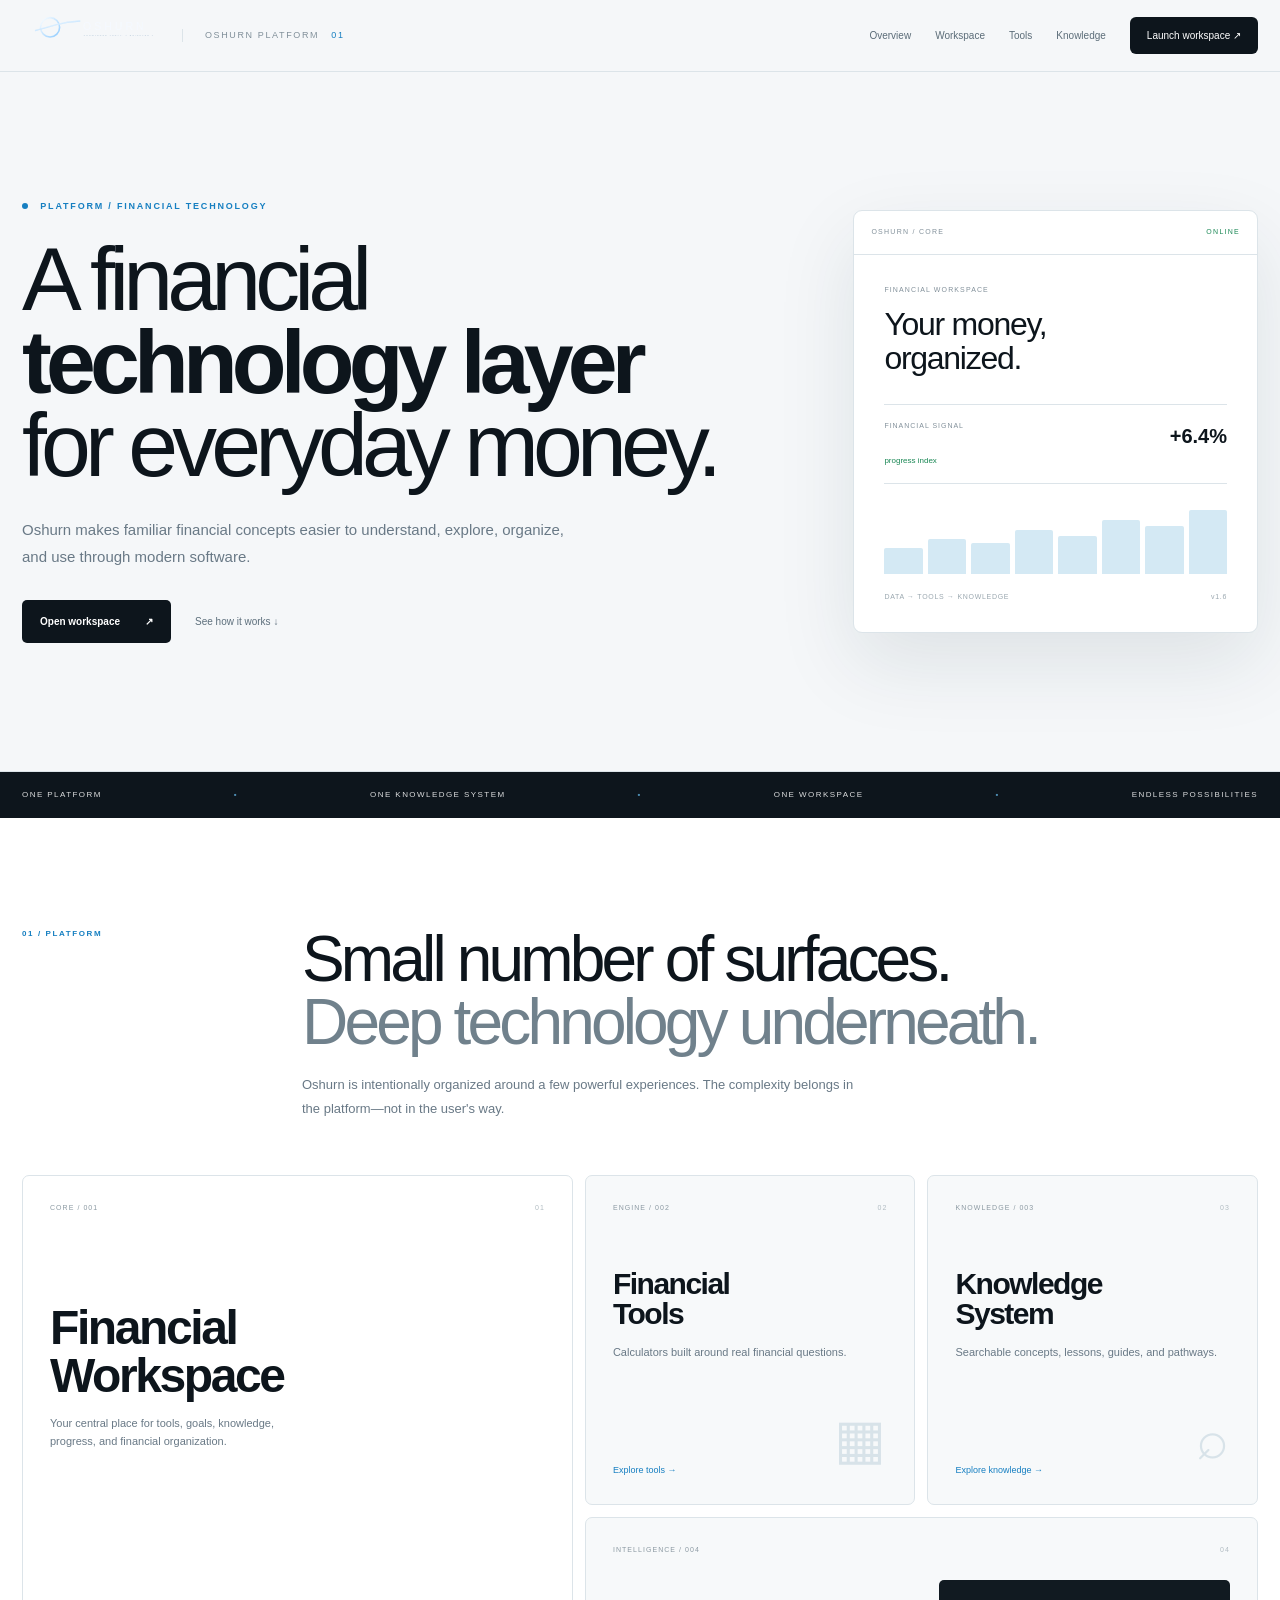
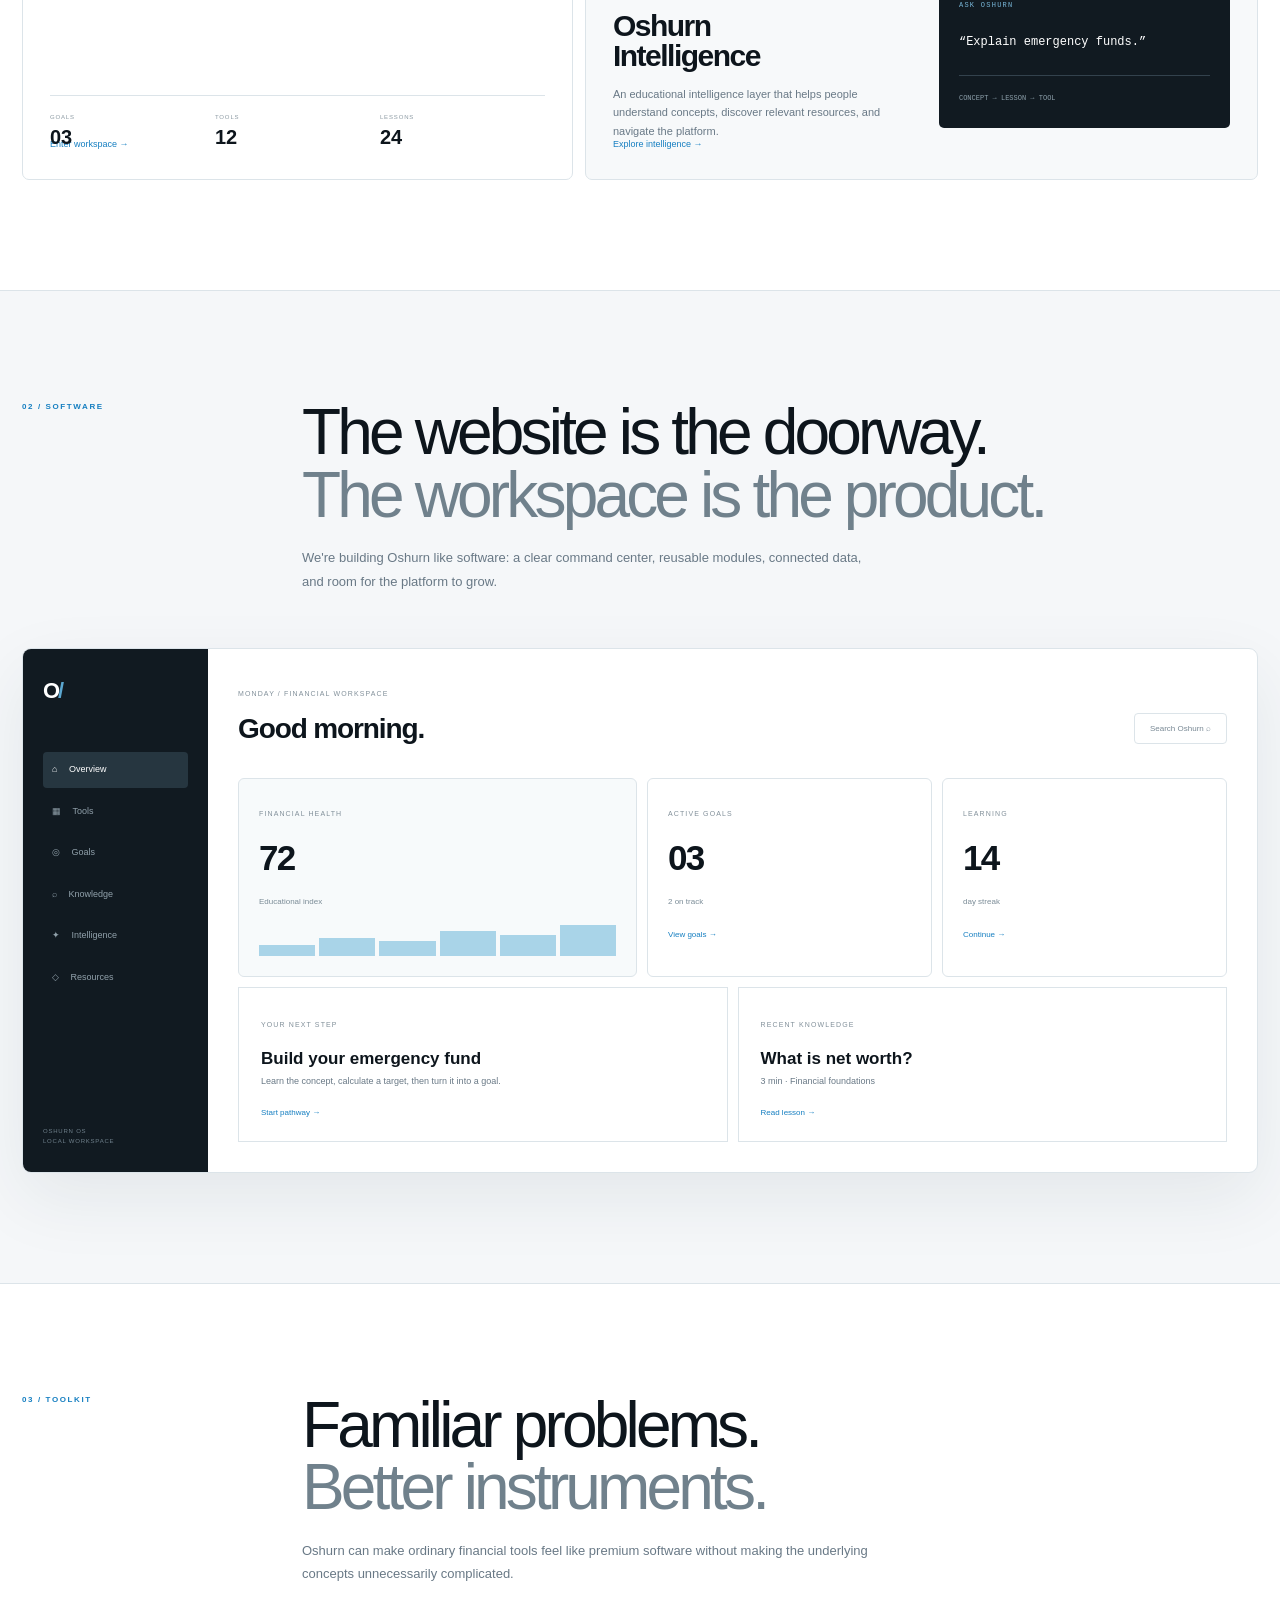
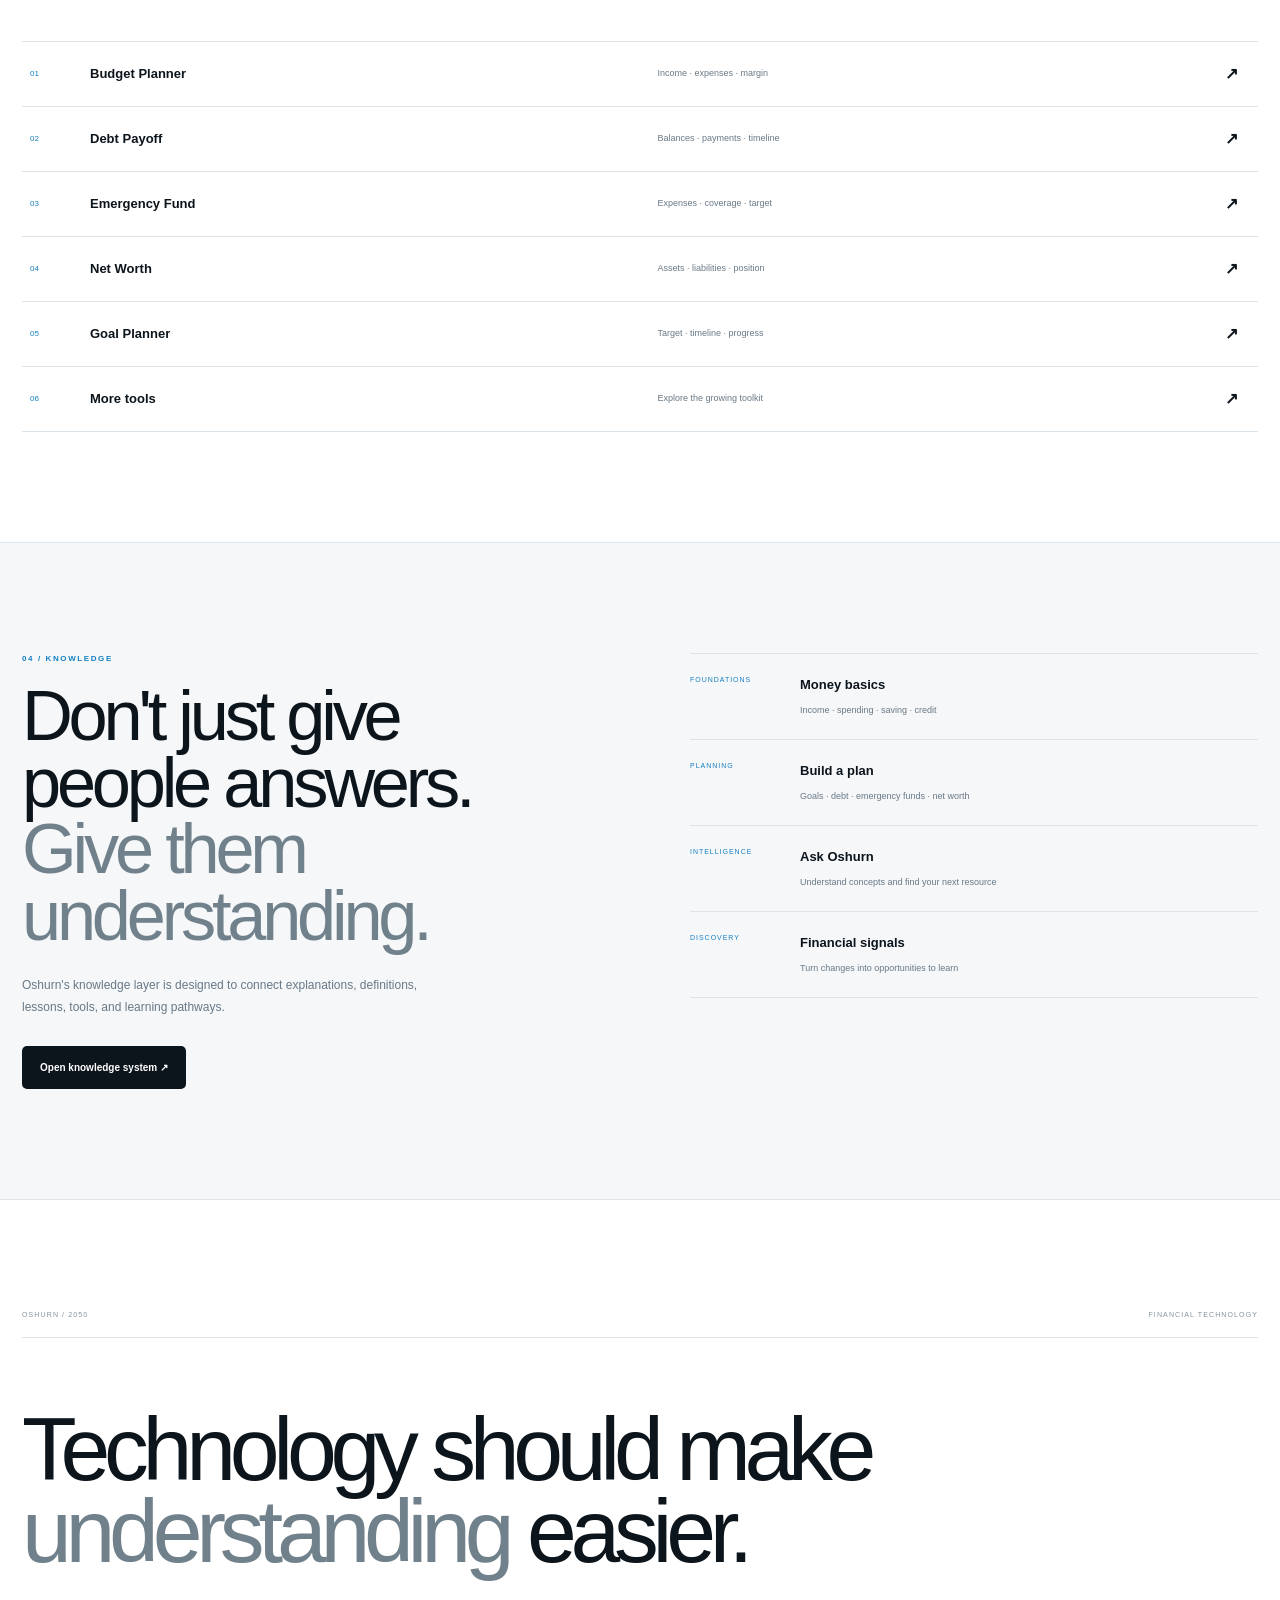
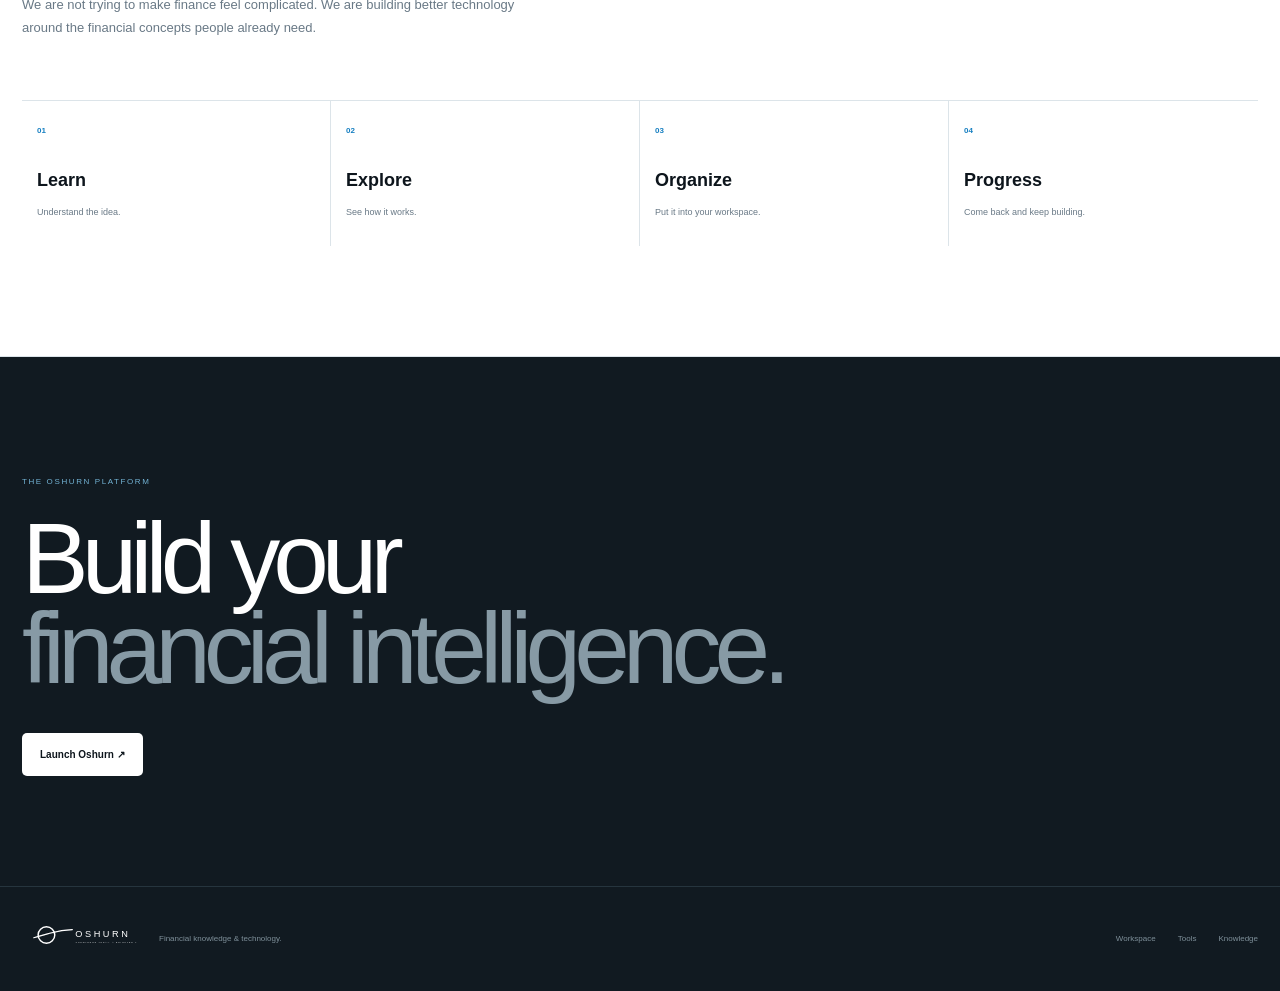
<file: index.html>
<!doctype html><html lang="en"><head><meta charset="utf-8"><meta name="viewport" content="width=device-width,initial-scale=1"><meta name="description" content="Oshurn is a financial technology platform for understanding, organizing, and exploring money."><meta name="theme-color" content="#f6f8fa"><title>Oshurn — Financial Technology</title><link rel="icon" href="oshurn-logo.svg" type="image/svg+xml"><link rel="stylesheet" href="platform.css"></head><body><header class="topbar"><div class="container topbar-inner"><a class="brand" href="#top"><img src="oshurn-logo.svg" alt="Oshurn"></a><div class="product-label">OSHURN PLATFORM <span>01</span></div><nav><a href="#overview">Overview</a><a href="#workspace">Workspace</a><a href="#tools">Tools</a><a href="#knowledge">Knowledge</a><a href="app.html" class="launch">Launch workspace ↗</a></nav></div></header><main id="top"><section class="command-hero"><div class="container hero-grid"><div class="hero-main"><div class="status"><i></i> PLATFORM / FINANCIAL TECHNOLOGY</div><h1>A financial<br><strong>technology layer</strong><br>for everyday money.</h1><p class="hero-lede">Oshurn makes familiar financial concepts easier to understand, explore, organize, and use through modern software.</p><div class="hero-actions"><a class="button dark" href="app.html">Open workspace <span>↗</span></a><a class="text-link" href="#overview">See how it works <span>↓</span></a></div></div><div class="hero-console"><div class="console-head"><span>OSHURN / CORE</span><span>ONLINE</span></div><div class="console-body"><div class="console-kicker">FINANCIAL WORKSPACE</div><div class="console-title">Your money,<br>organized.</div><div class="signal"><span>FINANCIAL SIGNAL</span><b>+6.4%</b><small>progress index</small></div><div class="spark"><i></i><i></i><i></i><i></i><i></i><i></i><i></i><i></i></div><div class="console-footer"><span>DATA → TOOLS → KNOWLEDGE</span><span>v1.6</span></div></div></div></div></section><section class="ticker"><div class="container ticker-row"><span>ONE PLATFORM</span><b>•</b><span>ONE KNOWLEDGE SYSTEM</span><b>•</b><span>ONE WORKSPACE</span><b>•</b><span>ENDLESS POSSIBILITIES</span></div></section><section id="overview" class="section overview"><div class="container"><div class="section-intro"><div class="section-number">01 / PLATFORM</div><div><h2>Small number of surfaces.<br><em>Deep technology underneath.</em></h2><p>Oshurn is intentionally organized around a few powerful experiences. The complexity belongs in the platform—not in the user's way.</p></div></div><div class="module-grid"><article class="module module-large"><div class="module-top"><span>CORE / 001</span><b>01</b></div><h3>Financial<br>Workspace</h3><p>Your central place for tools, goals, knowledge, progress, and financial organization.</p><a href="app.html">Enter workspace →</a><div class="mini-dashboard"><div><small>GOALS</small><strong>03</strong></div><div><small>TOOLS</small><strong>12</strong></div><div><small>LESSONS</small><strong>24</strong></div></div></article><article class="module"><div class="module-top"><span>ENGINE / 002</span><b>02</b></div><h3>Financial<br>Tools</h3><p>Calculators built around real financial questions.</p><a href="tools.html">Explore tools →</a><div class="module-mark">▦</div></article><article class="module"><div class="module-top"><span>KNOWLEDGE / 003</span><b>03</b></div><h3>Knowledge<br>System</h3><p>Searchable concepts, lessons, guides, and pathways.</p><a href="learn.html">Explore knowledge →</a><div class="module-mark">⌕</div></article><article class="module wide"><div class="module-top"><span>INTELLIGENCE / 004</span><b>04</b></div><div class="wide-content"><div><h3>Oshurn<br>Intelligence</h3><p>An educational intelligence layer that helps people understand concepts, discover relevant resources, and navigate the platform.</p><a href="#knowledge">Explore intelligence →</a></div><div class="ai-terminal"><div>ASK OSHURN</div><p>“Explain emergency funds.”</p><hr><span>CONCEPT → LESSON → TOOL</span></div></div></article></div></div></section><section id="workspace" class="section workspace"><div class="container"><div class="section-intro"><div class="section-number">02 / SOFTWARE</div><div><h2>The website is the doorway.<br><em>The workspace is the product.</em></h2><p>We're building Oshurn like software: a clear command center, reusable modules, connected data, and room for the platform to grow.</p></div></div><div class="app-shell"><aside><div class="side-brand">O<span>/</span></div><div class="side-nav"><i class="active">⌂ <span>Overview</span></i><i>▦ <span>Tools</span></i><i>◎ <span>Goals</span></i><i>⌕ <span>Knowledge</span></i><i>✦ <span>Intelligence</span></i><i>◇ <span>Resources</span></i></div><small>OSHURN OS<br>LOCAL WORKSPACE</small></aside><div class="app-content"><div class="app-top"><div><small>MONDAY / FINANCIAL WORKSPACE</small><h3>Good morning.</h3></div><button>Search Oshurn ⌕</button></div><div class="app-cards"><div class="app-card primary-card"><small>FINANCIAL HEALTH</small><strong>72</strong><span>Educational index</span><div class="line-chart"><i></i><i></i><i></i><i></i><i></i><i></i></div></div><div class="app-card"><small>ACTIVE GOALS</small><strong>03</strong><span>2 on track</span><a>View goals →</a></div><div class="app-card"><small>LEARNING</small><strong>14</strong><span>day streak</span><a>Continue →</a></div></div><div class="app-lower"><div><small>YOUR NEXT STEP</small><h4>Build your emergency fund</h4><p>Learn the concept, calculate a target, then turn it into a goal.</p><a>Start pathway →</a></div><div><small>RECENT KNOWLEDGE</small><h4>What is net worth?</h4><p>3 min · Financial foundations</p><a>Read lesson →</a></div></div></div></div></div></section><section id="tools" class="section tools"><div class="container"><div class="section-intro"><div class="section-number">03 / TOOLKIT</div><div><h2>Familiar problems.<br><em>Better instruments.</em></h2><p>Oshurn can make ordinary financial tools feel like premium software without making the underlying concepts unnecessarily complicated.</p></div></div><div class="tool-table"><a href="tools.html#budget"><span>01</span><strong>Budget Planner</strong><small>Income · expenses · margin</small><b>↗</b></a><a href="tools.html#debt"><span>02</span><strong>Debt Payoff</strong><small>Balances · payments · timeline</small><b>↗</b></a><a href="tools.html#emergency"><span>03</span><strong>Emergency Fund</strong><small>Expenses · coverage · target</small><b>↗</b></a><a href="tools.html#net-worth"><span>04</span><strong>Net Worth</strong><small>Assets · liabilities · position</small><b>↗</b></a><a href="app.html#goals"><span>05</span><strong>Goal Planner</strong><small>Target · timeline · progress</small><b>↗</b></a><a href="tools.html"><span>06</span><strong>More tools</strong><small>Explore the growing toolkit</small><b>↗</b></a></div></div></section><section id="knowledge" class="section knowledge"><div class="container knowledge-grid"><div><div class="section-number">04 / KNOWLEDGE</div><h2>Don't just give<br>people answers.<br><em>Give them understanding.</em></h2><p>Oshurn's knowledge layer is designed to connect explanations, definitions, lessons, tools, and learning pathways.</p><a class="button dark" href="learn.html">Open knowledge system ↗</a></div><div class="knowledge-stack"><article><span>FOUNDATIONS</span><strong>Money basics</strong><small>Income · spending · saving · credit</small></article><article><span>PLANNING</span><strong>Build a plan</strong><small>Goals · debt · emergency funds · net worth</small></article><article><span>INTELLIGENCE</span><strong>Ask Oshurn</strong><small>Understand concepts and find your next resource</small></article><article><span>DISCOVERY</span><strong>Financial signals</strong><small>Turn changes into opportunities to learn</small></article></div></div></section><section class="section vision"><div class="container"><div class="vision-line"><span>OSHURN / 2050</span><span>FINANCIAL TECHNOLOGY</span></div><h2>Technology should make<br><em>understanding</em> easier.</h2><p>We are not trying to make finance feel complicated. We are building better technology around the financial concepts people already need.</p><div class="vision-grid"><div><b>01</b><strong>Learn</strong><span>Understand the idea.</span></div><div><b>02</b><strong>Explore</strong><span>See how it works.</span></div><div><b>03</b><strong>Organize</strong><span>Put it into your workspace.</span></div><div><b>04</b><strong>Progress</strong><span>Come back and keep building.</span></div></div></div></section><section class="final-cta"><div class="container"><span>THE OSHURN PLATFORM</span><h2>Build your<br><em>financial intelligence.</em></h2><a class="button light" href="app.html">Launch Oshurn ↗</a></div></section></main><footer><div class="container"><img src="oshurn-logo.svg" alt="Oshurn"><span>Financial knowledge & technology.</span><div><a href="app.html">Workspace</a><a href="tools.html">Tools</a><a href="learn.html">Knowledge</a></div></div></footer></body></html>
</file>
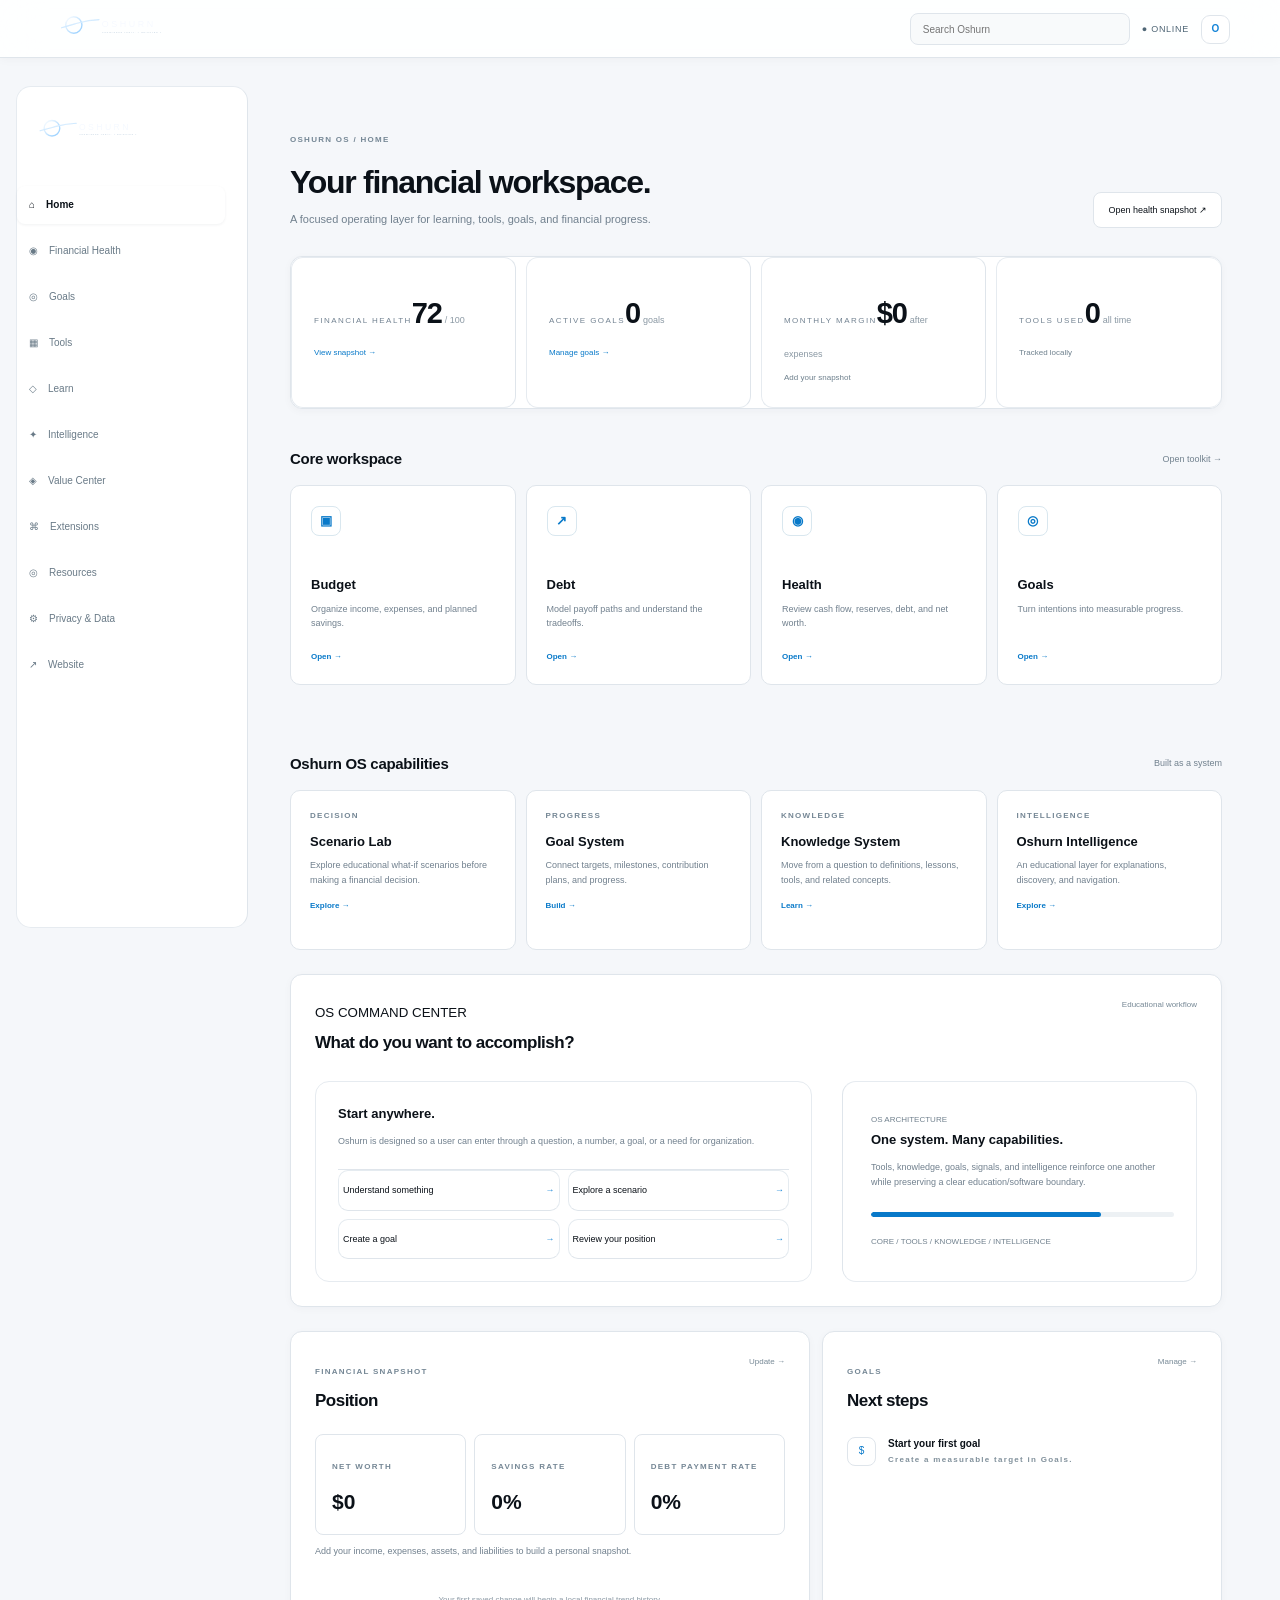
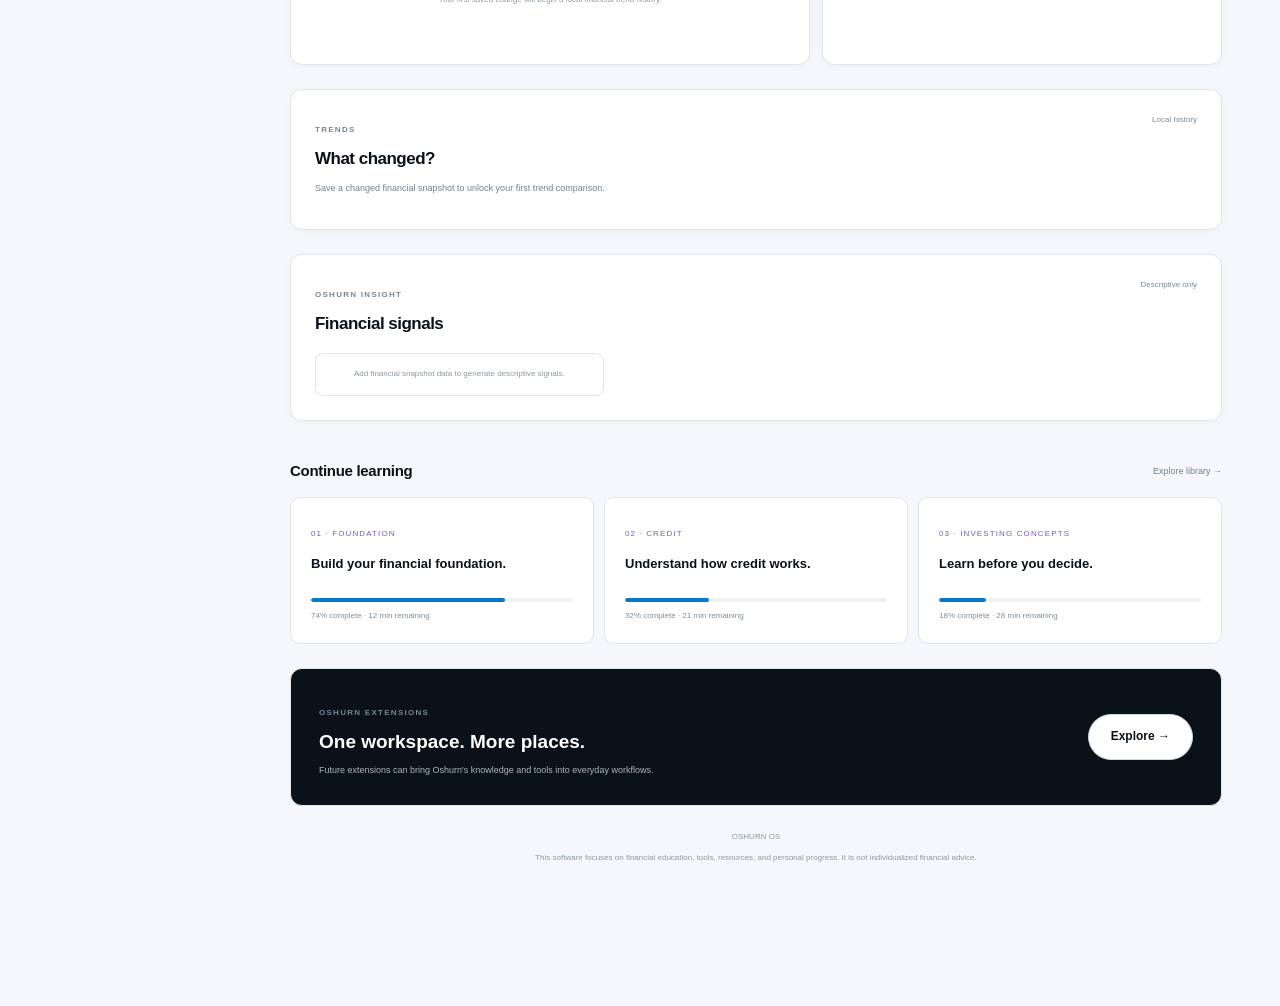
<file: app.html>
<!doctype html><html lang="en"><head><meta charset="utf-8"><meta name="viewport" content="width=device-width,initial-scale=1"><meta name="theme-color" content="#f5f7fa"><title>Oshurn OS</title><link rel="icon" href="oshurn-logo.svg" type="image/svg+xml"><link rel="stylesheet" href="styles.css"><link rel="stylesheet" href="insights.css"><link rel="stylesheet" href="value-layer.css"><link rel="stylesheet" href="os-2026.css"></head><body class="app-shell"><header class="site-header"><div class="container nav-wrap"><a class="brand" href="index.html"><img src="oshurn-logo.svg" alt="Oshurn"></a><div class="app-top-actions"><div class="workspace-search-wrap"><input id="workspace-search" class="workspace-search" type="search" placeholder="Search Oshurn" aria-label="Search Oshurn"><div id="search-panel" class="workspace-search-results" hidden></div></div><span class="online">● ONLINE</span><a class="app-avatar" aria-label="Oshurn profile" href="privacy.html">O</a></div></div></header><main class="app-page"><div class="container app-layout"><aside class="app-sidebar"><img src="oshurn-logo.svg" alt="Oshurn"><a class="active" href="app.html">⌂ <span>Home</span></a><a href="health.html">◉ <span>Financial Health</span></a><a href="goals.html">◎ <span>Goals</span></a><a href="tools.html">▦ <span>Tools</span></a><a href="index.html#learn">◇ <span>Learn</span></a><a href="index.html#intelligence">✦ <span>Intelligence</span></a><a href="#value">◈ <span>Value Center</span></a><a href="index.html#extensions">⌘ <span>Extensions</span></a><a href="index.html#resources">◎ <span>Resources</span></a><a href="privacy.html">⚙ <span>Privacy & Data</span></a><a href="index.html">↗ <span>Website</span></a></aside><section class="app-content"><div class="app-heading"><div><small>OSHURN OS / HOME</small><h1>Your financial workspace.</h1><p>A focused operating layer for learning, tools, goals, and financial progress.</p></div><a class="ghost-btn" href="health.html">Open health snapshot ↗</a></div><div class="app-metrics"><article><small>FINANCIAL HEALTH</small><strong id="health-number">72</strong><span>/ 100</span><em><a href="health.html">View snapshot →</a></em></article><article><small>ACTIVE GOALS</small><strong id="goal-count">0</strong><span>goals</span><em><a href="goals.html">Manage goals →</a></em></article><article><small>MONTHLY MARGIN</small><strong id="margin-number">$0</strong><span>after expenses</span><em id="margin-status">Add your snapshot</em></article><article><small>TOOLS USED</small><strong id="tool-use-count">0</strong><span>all time</span><em>Tracked locally</em></article></div><div class="app-section-head"><h2>Core workspace</h2><a href="tools.html">Open toolkit →</a></div><div class="app-cards"><a href="tools.html#budget"><b>▣</b><strong>Budget</strong><small>Organize income, expenses, and planned savings.</small><span>Open →</span></a><a href="tools.html#debt"><b>↗</b><strong>Debt</strong><small>Model payoff paths and understand the tradeoffs.</small><span>Open →</span></a><a href="health.html"><b>◉</b><strong>Health</strong><small>Review cash flow, reserves, debt, and net worth.</small><span>Open →</span></a><a href="goals.html"><b>◎</b><strong>Goals</strong><small>Turn intentions into measurable progress.</small><span>Open →</span></a></div><div id="value" class="value-layer"><div class="app-section-head"><h2>Oshurn OS capabilities</h2><span>Built as a system</span></div><div class="value-grid"><a class="value-card" href="tools.html#budget"><small>DECISION</small><strong>Scenario Lab</strong><p>Explore educational what-if scenarios before making a financial decision.</p><span>Explore →</span></a><a class="value-card" href="goals.html"><small>PROGRESS</small><strong>Goal System</strong><p>Connect targets, milestones, contribution plans, and progress.</p><span>Build →</span></a><a class="value-card" href="index.html#learn"><small>KNOWLEDGE</small><strong>Knowledge System</strong><p>Move from a question to definitions, lessons, tools, and related concepts.</p><span>Learn →</span></a><a class="value-card" href="index.html#intelligence"><small>INTELLIGENCE</small><strong>Oshurn Intelligence</strong><p>An educational layer for explanations, discovery, and navigation.</p><span>Explore →</span></a></div><div class="command-panel"><div class="panel-head"><div><small>OS COMMAND CENTER</small><h2>What do you want to accomplish?</h2></div><span>Educational workflow</span></div><div class="command-grid"><div class="command-main"><h3>Start anywhere.</h3><p>Oshurn is designed so a user can enter through a question, a number, a goal, or a need for organization.</p><div class="action-list"><a href="index.html#learn">Understand something <span>→</span></a><a href="tools.html#budget">Explore a scenario <span>→</span></a><a href="goals.html">Create a goal <span>→</span></a><a href="health.html">Review your position <span>→</span></a></div></div><div class="readiness"><small>OS ARCHITECTURE</small><h3>One system. Many capabilities.</h3><p>Tools, knowledge, goals, signals, and intelligence reinforce one another while preserving a clear education/software boundary.</p><div class="readiness-bar"><i></i></div><small>CORE / TOOLS / KNOWLEDGE / INTELLIGENCE</small></div></div></div></div><div class="app-columns"><article class="app-panel progress-panel"><div class="panel-head"><div><small>FINANCIAL SNAPSHOT</small><h2>Position</h2></div><a href="tools.html#budget">Update →</a></div><div class="snapshot-grid"><div><small>NET WORTH</small><strong id="net-worth-number">$0</strong></div><div><small>SAVINGS RATE</small><strong id="savings-rate-number">0%</strong></div><div><small>DEBT PAYMENT RATE</small><strong id="debt-rate-number">0%</strong></div></div><p id="snapshot-note">Add your income, expenses, assets, and liabilities to build a personal snapshot.</p><p id="snapshot-history-note" class="app-footer-note">Your first saved change will begin a local financial trend history.</p></article><article class="app-panel"><div class="panel-head"><div><small>GOALS</small><h2>Next steps</h2></div><a href="goals.html">Manage →</a></div><div id="dashboard-goals"><div class="goal"><span class="goal-icon">$</span><div><strong>Start your first goal</strong><small>Create a measurable target in Goals.</small></div></div></div></article></div><div class="app-panel" style="margin-top:24px"><div class="panel-head"><div><small>TRENDS</small><h2>What changed?</h2></div><span>Local history</span></div><p id="snapshot-trend-note">Save a changed financial snapshot to unlock your first trend comparison.</p><div id="snapshot-trend-chart" class="trend-chart" aria-label="Financial trend chart" hidden></div></div><div class="app-panel" style="margin-top:24px"><div class="panel-head"><div><small>OSHURN INSIGHT</small><h2>Financial signals</h2></div><span>Descriptive only</span></div><div id="snapshot-insights" class="insight-list" aria-live="polite"><p class="app-footer-note">Add financial snapshot data to generate descriptive signals.</p></div></div><div class="app-section-head"><h2>Continue learning</h2><a href="index.html#learn">Explore library →</a></div><div class="learning-row"><article><small>01 · FOUNDATION</small><h3>Build your financial foundation.</h3><div class="lesson-progress"><i style="width:74%"></i></div><span>74% complete · 12 min remaining</span></article><article><small>02 · CREDIT</small><h3>Understand how credit works.</h3><div class="lesson-progress"><i style="width:32%"></i></div><span>32% complete · 21 min remaining</span></article><article><small>03 · INVESTING CONCEPTS</small><h3>Learn before you decide.</h3><div class="lesson-progress"><i style="width:18%"></i></div><span>18% complete · 28 min remaining</span></article></div><div class="app-extension" id="extensions"><div><small>OSHURN EXTENSIONS</small><h2>One workspace. More places.</h2><p>Future extensions can bring Oshurn's knowledge and tools into everyday workflows.</p></div><a href="index.html#extensions" class="btn btn-outline">Explore →</a></div><div id="resources" class="app-footer-note"><span>OSHURN OS</span><p>This software focuses on financial education, tools, resources, and personal progress. It is not individualized financial advice.</p></div></section></div></main><script src="app.js"></script><script src="trend-engine.js"></script><script>(function(){const box=document.getElementById('dashboard-goals');if(!box||!window.Oshurn)return;function render(){const goals=Oshurn.getGoals();if(!goals.length){box.innerHTML='<div class="goal"><span class="goal-icon">$</span><div><strong>Start your first goal</strong><small>Create a measurable target in Goals.</small></div></div>';return}box.innerHTML=goals.slice(0,3).map(g=>{const current=Number(g.current)||0,target=Number(g.target)||0,pct=target?Math.max(0,Math.min(100,current/target*100)):0;return `<div class="goal"><span class="goal-icon">◎</span><div><strong>${String(g.name).replace(/[&<>\"']/g,c=>({'&':'&amp;','<':'&lt;','>':'&gt;','\"':'&quot;',"'":'&#39;'}[c]))}</strong><small>${Math.round(pct)}% complete</small><div class="progress"><i style="width:${pct}%"></i></div></div></div>`}).join('')}render();window.addEventListener('oshurn:state',e=>{if(e.detail&&e.detail.key==='oshurnGoals')render()})})();</script></body></html>
</file>
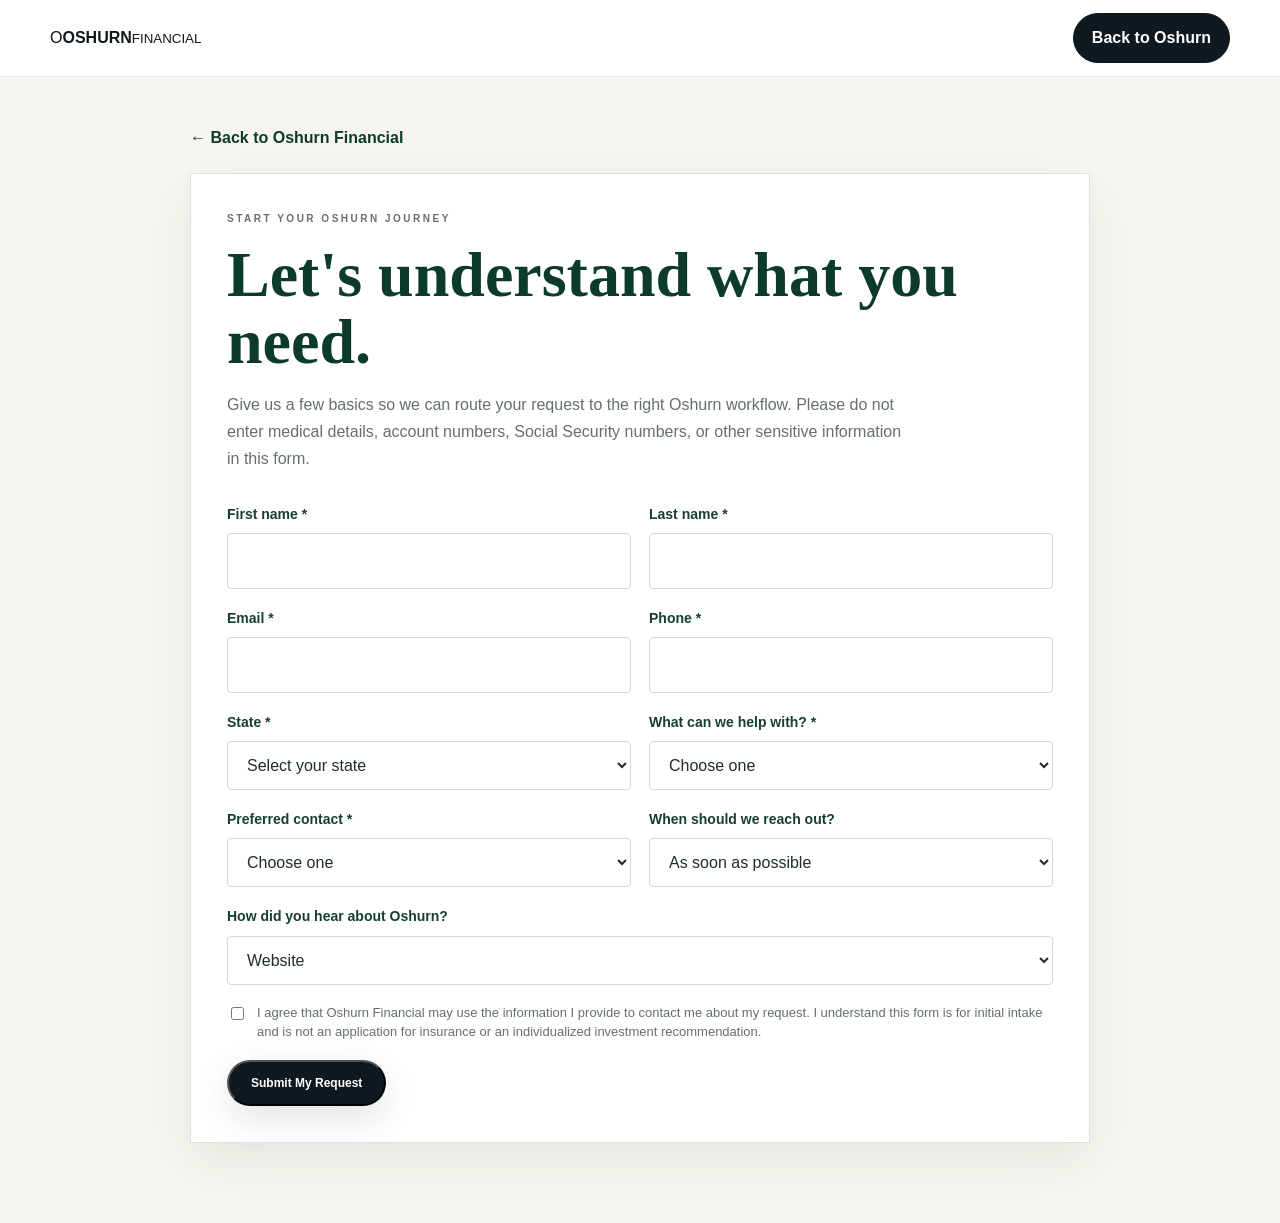
<file: get-started.html>
<!doctype html>
<html lang="en">
<head>
  <meta charset="utf-8">
  <meta name="viewport" content="width=device-width,initial-scale=1">
  <meta name="description" content="Start your Oshurn Financial review.">
  <title>Get Started | Oshurn Financial</title>
  <link rel="stylesheet" href="styles.css">
  <style>
    .intake-page{background:#f7f5ef;min-height:100vh;padding:48px 20px 80px}.intake-wrap{max-width:900px;margin:0 auto}.intake-card{background:#fff;border:1px solid #e4e1d8;padding:36px;box-shadow:0 18px 50px rgba(10,45,35,.08)}.intake-card h1{font-family:'Playfair Display',serif;font-size:clamp(38px,6vw,64px);line-height:1.05;margin:10px 0 16px;color:#0c3b2e}.intake-card>p{max-width:680px;color:#66706a;line-height:1.7}.intake-form{display:grid;grid-template-columns:1fr 1fr;gap:18px;margin-top:30px}.field{display:flex;flex-direction:column;gap:8px}.field.full{grid-column:1/-1}.field label{font-weight:700;font-size:14px;color:#163f33}.field input,.field select{width:100%;box-sizing:border-box;border:1px solid #d8d6ce;background:#fff;padding:14px 15px;border-radius:4px;font:inherit;color:#1f2d27}.field input:focus,.field select:focus{outline:2px solid #c9aa55;outline-offset:1px}.consent{grid-column:1/-1;display:flex;gap:10px;align-items:flex-start;font-size:13px;color:#66706a;line-height:1.5}.consent input{margin-top:4px}.form-actions{grid-column:1/-1;display:flex;align-items:center;gap:18px;flex-wrap:wrap}.form-status{font-size:14px;color:#53645c}.back-link{display:inline-block;margin-bottom:22px;color:#0c3b2e;text-decoration:none;font-weight:700}@media(max-width:700px){.intake-page{padding:25px 14px 60px}.intake-card{padding:24px 18px}.intake-form{grid-template-columns:1fr}.field.full,.consent,.form-actions{grid-column:auto}.form-actions .btn{width:100%;text-align:center}.intake-card h1{font-size:43px}}
  </style>
</head>
<body>
<header class="site-header"><div class="container nav-wrap"><a class="brand" href="index.html" aria-label="Oshurn Financial home"><span class="brand-mark">O</span><span><strong>OSHURN</strong><small>FINANCIAL</small></span></a><a class="nav-cta" href="index.html">Back to Oshurn</a></div></header>
<main class="intake-page"><div class="intake-wrap"><a class="back-link" href="index.html">← Back to Oshurn Financial</a><section class="intake-card"><p class="eyebrow">START YOUR OSHURN JOURNEY</p><h1>Let's understand what you need.</h1><p>Give us a few basics so we can route your request to the right Oshurn workflow. Please do not enter medical details, account numbers, Social Security numbers, or other sensitive information in this form.</p><form id="lead-form" class="intake-form">
<div class="field"><label for="firstName">First name *</label><input id="firstName" name="firstName" autocomplete="given-name" required></div>
<div class="field"><label for="lastName">Last name *</label><input id="lastName" name="lastName" autocomplete="family-name" required></div>
<div class="field"><label for="email">Email *</label><input id="email" name="email" type="email" autocomplete="email" required></div>
<div class="field"><label for="phone">Phone *</label><input id="phone" name="phone" type="tel" autocomplete="tel" required></div>
<div class="field"><label for="state">State *</label><select id="state" name="state" required><option value="">Select your state</option><option>Alabama</option><option>Arizona</option><option>Arkansas</option><option>California</option><option>Colorado</option><option>Florida</option><option>Georgia</option><option>Illinois</option><option>Louisiana</option><option>New Mexico</option><option>North Carolina</option><option>Oklahoma</option><option>South Carolina</option><option>Tennessee</option><option>Texas</option><option>Virginia</option><option>Other</option></select></div>
<div class="field"><label for="interest">What can we help with? *</label><select id="interest" name="interest" required><option value="">Choose one</option><option>Life Insurance</option><option>Health Insurance</option><option>Medicare</option><option>Property & Casualty</option><option>Financial Education</option><option>Financial Planning</option><option>Not sure yet</option></select></div>
<div class="field"><label for="contactPreference">Preferred contact *</label><select id="contactPreference" name="contactPreference" required><option value="">Choose one</option><option>Phone</option><option>Text</option><option>Email</option></select></div>
<div class="field"><label for="timing">When should we reach out?</label><select id="timing" name="timing"><option>As soon as possible</option><option>This week</option><option>Next week</option><option>No preference</option></select></div>
<div class="field full"><label for="referralSource">How did you hear about Oshurn?</label><select id="referralSource" name="referralSource"><option>Website</option><option>Referral</option><option>Social media</option><option>Search</option><option>Event</option><option>Other</option></select></div>
<label class="consent"><input type="checkbox" name="consent" required> <span>I agree that Oshurn Financial may use the information I provide to contact me about my request. I understand this form is for initial intake and is not an application for insurance or an individualized investment recommendation.</span></label>
<div class="form-actions"><button class="btn btn-primary" type="submit">Submit My Request</button><span id="form-status" class="form-status" role="status"></span></div>
</form></section></div></main>
<script>
const form=document.getElementById('lead-form');const status=document.getElementById('form-status');
form.addEventListener('submit',async(e)=>{e.preventDefault();status.textContent='Sending your request…';const data=Object.fromEntries(new FormData(form).entries());try{const r=await fetch('/api/leads',{method:'POST',headers:{'Content-Type':'application/json'},body:JSON.stringify(data)});const out=await r.json();if(!r.ok)throw new Error(out.error||'Unable to submit');form.reset();status.textContent=`Request received. Your reference is ${out.leadId}.`; }catch(err){status.textContent='We could not submit your request yet. Please try again in a moment.';}});
</script>
</body>
</html>
</file>
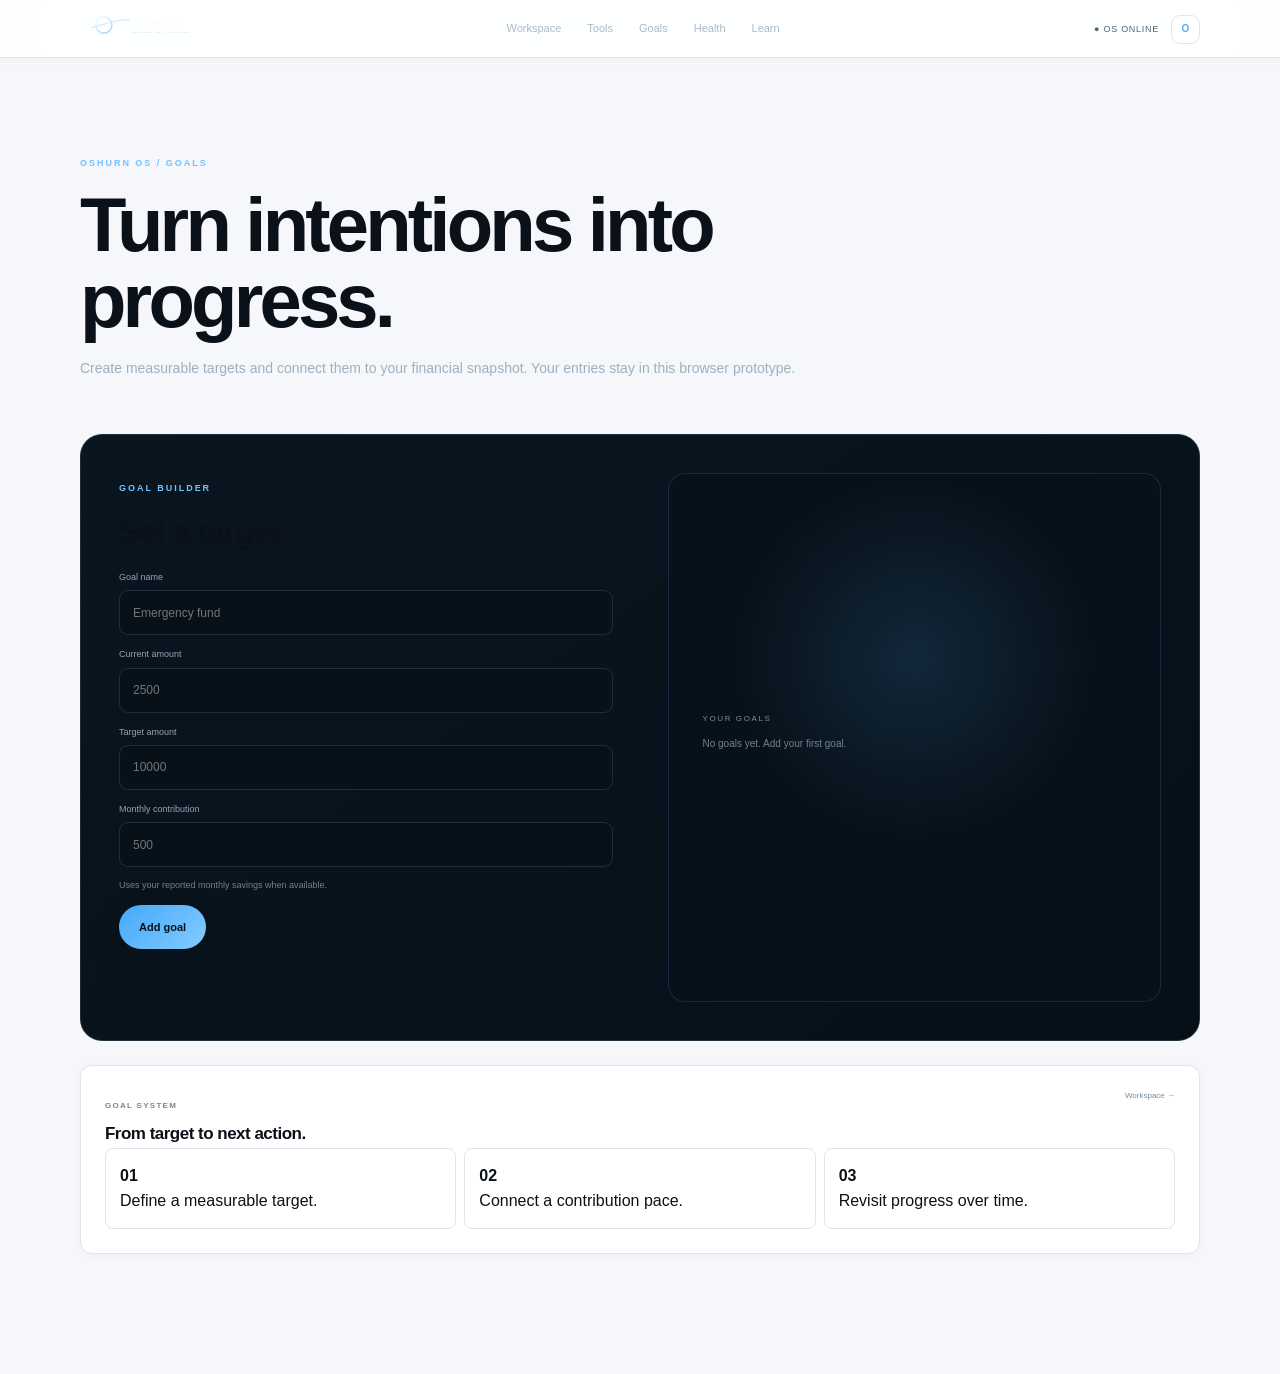
<file: goals.html>
<!doctype html><html lang="en"><head><meta charset="utf-8"><meta name="viewport" content="width=device-width,initial-scale=1"><meta name="theme-color" content="#f5f7fa"><title>Oshurn OS — Goals</title><link rel="icon" href="oshurn-logo.svg" type="image/svg+xml"><link rel="stylesheet" href="styles.css"><link rel="stylesheet" href="tools.css"><link rel="stylesheet" href="os-2026.css"></head><body class="app-shell"><header class="site-header"><div class="container nav-wrap"><a class="brand" href="index.html"><img src="oshurn-logo.svg" alt="Oshurn"></a><nav class="desktop-nav"><a href="app.html">Workspace</a><a href="tools.html">Tools</a><a class="active" href="goals.html">Goals</a><a href="health.html">Health</a><a href="index.html#learn">Learn</a></nav><div class="app-top-actions"><span class="online">● OS ONLINE</span><span class="app-avatar">O</span></div></div></header><main class="tool-page"><div class="container"><div class="tool-page-head"><small>OSHURN OS / GOALS</small><h1>Turn intentions into progress.</h1><p>Create measurable targets and connect them to your financial snapshot. Your entries stay in this browser prototype.</p></div><section class="tool-lab"><div class="tool-lab-copy"><span>GOAL BUILDER</span><h2>Set a target.</h2><label>Goal name<input id="goal-name" placeholder="Emergency fund" maxlength="80"></label><label>Current amount<input id="goal-current" type="number" min="0" step="0.01" placeholder="2500"></label><label>Target amount<input id="goal-target" type="number" min="0.01" step="0.01" placeholder="10000"></label><label>Monthly contribution<input id="goal-monthly" type="number" min="0" step="0.01" placeholder="500"><small id="goal-monthly-note" style="display:block;color:#71808e;font-size:9px;margin-top:5px">Uses your reported monthly savings when available.</small></label><button class="btn btn-primary" id="add-goal">Add goal</button><p id="goal-error" style="color:#0879c9;font-size:10px;min-height:18px" role="status"></p></div><div class="tool-result"><small>YOUR GOALS</small><div id="goal-list"><p style="color:#71808e;font-size:10px">No goals yet. Add your first goal.</p></div></div></section><section class="app-panel" style="margin-top:24px"><div class="panel-head"><div><small>GOAL SYSTEM</small><h2>From target to next action.</h2></div><a href="app.html">Workspace →</a></div><div class="insight-list"><p><strong>01</strong><br><span>Define a measurable target.</span></p><p><strong>02</strong><br><span>Connect a contribution pace.</span></p><p><strong>03</strong><br><span>Revisit progress over time.</span></p></div></section></div></main><script src="app.js"></script><script>const $=id=>document.getElementById(id),money=n=>window.Oshurn?Oshurn.money(n):new Intl.NumberFormat('en-US',{style:'currency',currency:'USD',maximumFractionDigits:0}).format(Number(n)||0);let goals=window.Oshurn?Oshurn.getGoals():[];const safe=s=>String(s).replace(/[&<>\"']/g,c=>({'&':'&amp;','<':'&lt;','>':'&gt;','\"':'&quot;',"'":'&#39;'}[c]));function syncMonthlyHint(){const field=$('goal-monthly'),note=$('goal-monthly-note'),data=Oshurn.snapshot.get(),reported=Number(data.monthlySavings)||0;if(field&&document.activeElement!==field&&reported>0&&!field.value)field.value=reported;if(note)note.textContent=reported>0?`Using reported monthly savings of ${money(reported)} from your financial snapshot.`:'Add monthly savings in Oshurn to use a connected contribution estimate.'}function render(){const box=$('goal-list');if(!goals.length){box.innerHTML='<p style="color:#71808e;font-size:10px">No goals yet. Add your first goal.</p>';return}box.innerHTML=goals.map((g,i)=>{let current=Math.max(0,Number(g.current)||0),target=Math.max(0,Number(g.target)||0),monthly=Math.max(0,Number(g.monthlyContribution)||0),remaining=Math.max(0,target-current),pct=Math.max(0,Math.min(100,target?current/target*100:0)),months=monthly>0?Math.ceil(remaining/monthly):null;return `<div style="margin:0 0 22px"><div style="display:flex;justify-content:space-between;gap:12px"><strong style="font-size:14px">${safe(g.name)}</strong><button aria-label="Remove ${safe(g.name)}" onclick="removeGoal(${i})" style="background:none;border:0;color:#71808e;cursor:pointer">×</button></div><div style="display:flex;justify-content:space-between;color:#71808e;font-size:9px;margin:7px 0"><span>${money(current)} saved</span><span>${money(target)} target</span></div><div class="result-line"><i style="width:${pct}%"></i></div><small style="display:block;color:#0879c9;margin-top:6px">${Math.round(pct)}% complete</small><small style="display:block;color:#71808e;margin-top:5px">${monthly>0?`At ${money(monthly)}/month: about ${months} month${months===1?'':'s'} remaining.`:'Add a monthly contribution to estimate time remaining.'}</small></div>`}).join('')}function removeGoal(i){goals.splice(i,1);Oshurn.setGoals(goals);render()}$('add-goal').onclick=()=>{const error=$('goal-error'),name=$('goal-name').value.trim(),current=Number($('goal-current').value)||0,target=Number($('goal-target').value)||0,monthly=Number($('goal-monthly').value)||0;if(!name){error.textContent='Give your goal a name.';return}if(target<=0){error.textContent='Enter a target greater than $0.';return}if(current<0||monthly<0){error.textContent='Amounts cannot be negative.';return}goals=Oshurn.addGoal({name,current,target,monthlyContribution:monthly});$('goal-name').value='';$('goal-current').value='';$('goal-target').value='';$('goal-monthly').value='';error.textContent='Goal added.';syncMonthlyHint();render()};window.addEventListener('oshurn:state',e=>{if(e.detail&&e.detail.key==='oshurnSnapshot')syncMonthlyHint();if(e.detail&&e.detail.key==='oshurnGoals'){goals=Oshurn.getGoals();render()}});syncMonthlyHint();render();</script></body></html>
</file>
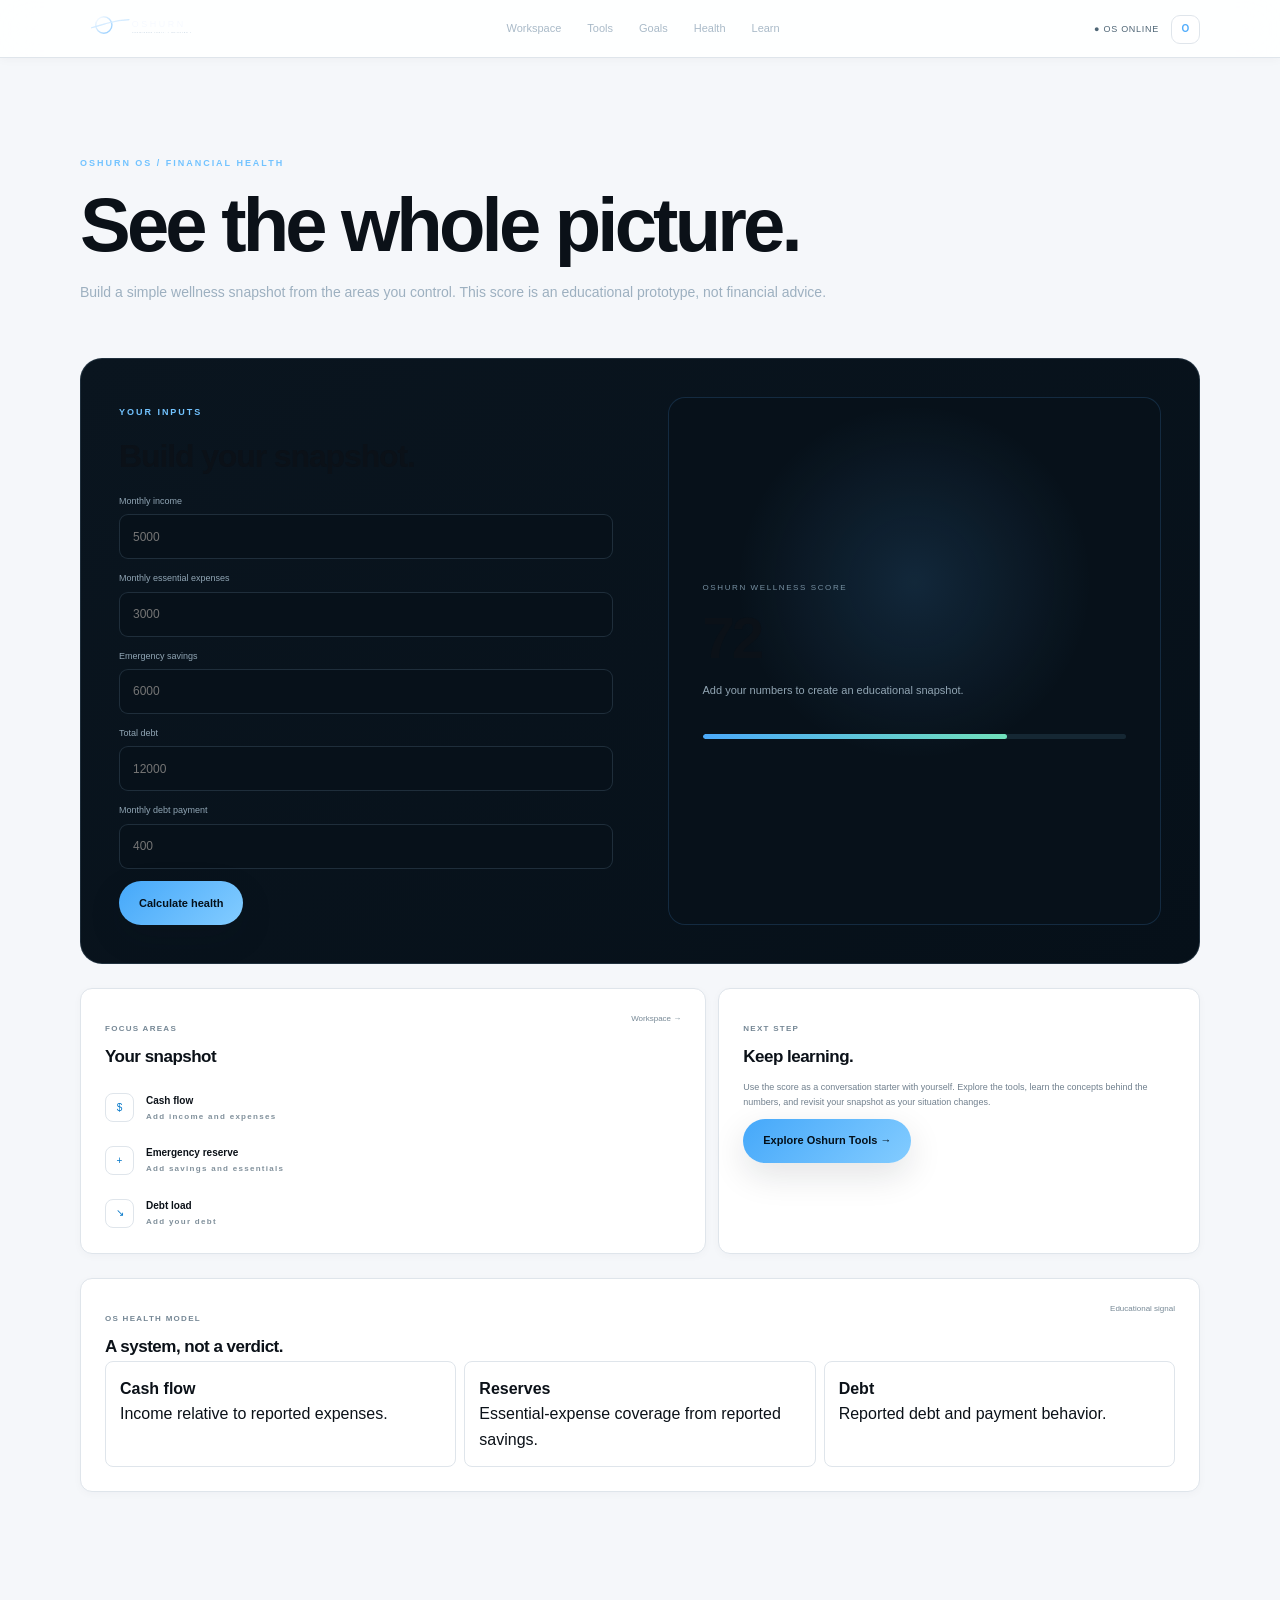
<file: health.html>
<!doctype html><html lang="en"><head><meta charset="utf-8"><meta name="viewport" content="width=device-width,initial-scale=1"><meta name="theme-color" content="#f5f7fa"><title>Oshurn OS — Financial Health</title><link rel="icon" href="oshurn-logo.svg" type="image/svg+xml"><link rel="stylesheet" href="styles.css"><link rel="stylesheet" href="tools.css"><link rel="stylesheet" href="os-2026.css"></head><body class="app-shell"><header class="site-header"><div class="container nav-wrap"><a class="brand" href="index.html"><img src="oshurn-logo.svg" alt="Oshurn"></a><nav class="desktop-nav"><a href="app.html">Workspace</a><a href="tools.html">Tools</a><a href="goals.html">Goals</a><a class="active" href="health.html">Health</a><a href="index.html#learn">Learn</a></nav><div class="app-top-actions"><span class="online">● OS ONLINE</span><span class="app-avatar">O</span></div></div></header><main class="tool-page"><div class="container"><div class="tool-page-head"><small>OSHURN OS / FINANCIAL HEALTH</small><h1>See the whole picture.</h1><p>Build a simple wellness snapshot from the areas you control. This score is an educational prototype, not financial advice.</p></div><section class="tool-lab" style="grid-template-columns:1fr 1fr"><div class="tool-lab-copy"><span>YOUR INPUTS</span><h2>Build your snapshot.</h2><label>Monthly income<input id="income" type="number" placeholder="5000"></label><label>Monthly essential expenses<input id="expenses" type="number" placeholder="3000"></label><label>Emergency savings<input id="emergency" type="number" placeholder="6000"></label><label>Total debt<input id="debt" type="number" placeholder="12000"></label><label>Monthly debt payment<input id="payment" type="number" placeholder="400"></label><button class="btn btn-primary" id="score">Calculate health</button></div><div class="tool-result"><small>OSHURN WELLNESS SCORE</small><strong id="score-result">72</strong><span id="score-message">Add your numbers to create an educational snapshot.</span><div class="result-line"><i id="score-bar" style="width:72%"></i></div></div></section><section class="app-columns" style="margin-top:24px"><article class="app-panel"><div class="panel-head"><div><small>FOCUS AREAS</small><h2>Your snapshot</h2></div><a href="app.html">Workspace →</a></div><div class="goal"><span class="goal-icon">$</span><div><strong>Cash flow</strong><small id="cashflow">Add income and expenses</small></div></div><div class="goal"><span class="goal-icon">+</span><div><strong>Emergency reserve</strong><small id="reserve">Add savings and essentials</small></div></div><div class="goal"><span class="goal-icon">↘</span><div><strong>Debt load</strong><small id="debt-load">Add your debt</small></div></div></article><article class="app-panel"><div class="panel-head"><div><small>NEXT STEP</small><h2>Keep learning.</h2></div></div><p>Use the score as a conversation starter with yourself. Explore the tools, learn the concepts behind the numbers, and revisit your snapshot as your situation changes.</p><a class="btn btn-primary" href="tools.html">Explore Oshurn Tools →</a></article></section><section class="app-panel" style="margin-top:24px"><div class="panel-head"><div><small>OS HEALTH MODEL</small><h2>A system, not a verdict.</h2></div><span>Educational signal</span></div><div class="insight-list"><p><strong>Cash flow</strong><br><span>Income relative to reported expenses.</span></p><p><strong>Reserves</strong><br><span>Essential-expense coverage from reported savings.</span></p><p><strong>Debt</strong><br><span>Reported debt and payment behavior.</span></p></div></section></div></main><script>const n=i=>Number(document.getElementById(i).value)||0;const money=x=>window.Oshurn?Oshurn.money(x):new Intl.NumberFormat('en-US',{style:'currency',currency:'USD',maximumFractionDigits:0}).format(x);document.getElementById('score').onclick=()=>{let inc=n('income'),exp=n('expenses'),save=n('emergency'),debt=n('debt'),pay=n('payment'),margin=inc-exp,reserve=exp?save/exp:0,s=45;if(margin>0)s+=20;if(reserve>=3)s+=20;else if(reserve>=1)s+=10;if(debt===0)s+=15;else if(pay>0)s+=5;s=Math.max(0,Math.min(100,Math.round(s)));document.getElementById('score-result').textContent=s;document.getElementById('score-bar').style.width=s+'%';document.getElementById('score-message').textContent=s>=80?'Strong foundation to continue building.':s>=60?'Good foundation with a few areas to strengthen.':'Start with cash flow, reserves, and a clear debt plan.';document.getElementById('cashflow').textContent=inc?money(margin)+' monthly margin':'Add income and expenses';document.getElementById('reserve').textContent=exp?reserve.toFixed(1)+' months of essentials':'Add savings and essentials';document.getElementById('debt-load').textContent=debt?money(debt)+' total debt':'No debt entered';localStorage.setItem('oshurnHealth',s);if(window.Oshurn&&Oshurn.snapshot)Oshurn.snapshot.save({monthlyIncome:inc,monthlyExpenses:exp,liabilities:debt,monthlyDebtPayments:pay});if(window.Oshurn)Oshurn.recordToolUse('health');};</script><script src="app.js"></script></body></html>
</file>
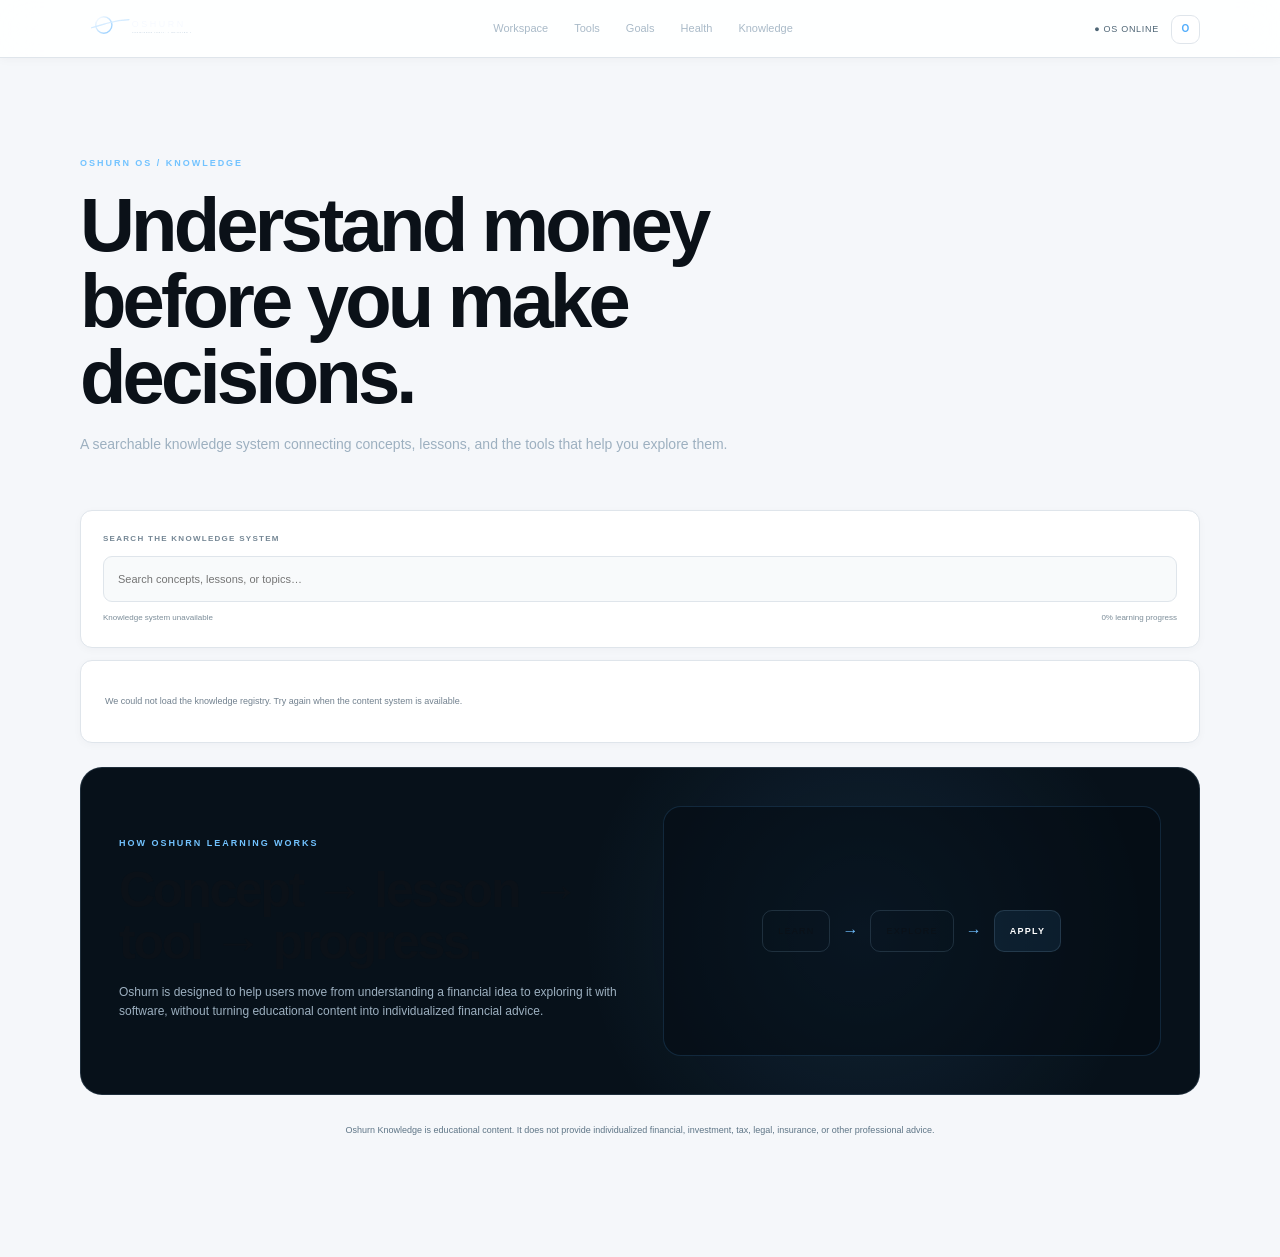
<file: learn.html>
<!doctype html><html lang="en"><head><meta charset="utf-8"><meta name="viewport" content="width=device-width,initial-scale=1"><meta name="theme-color" content="#f5f7fa"><meta name="description" content="Oshurn Knowledge — searchable financial education."><title>Oshurn OS — Knowledge</title><link rel="icon" href="oshurn-logo.svg" type="image/svg+xml"><link rel="stylesheet" href="styles.css"><link rel="stylesheet" href="tools.css"><link rel="stylesheet" href="os-2026.css"></head><body class="app-shell"><header class="site-header"><div class="container nav-wrap"><a class="brand" href="index.html"><img src="oshurn-logo.svg" alt="Oshurn"></a><nav class="desktop-nav"><a href="app.html">Workspace</a><a href="tools.html">Tools</a><a href="goals.html">Goals</a><a href="health.html">Health</a><a class="active" href="learn.html">Knowledge</a></nav><div class="app-top-actions"><span class="online">● OS ONLINE</span><span class="app-avatar">O</span></div></div></header><main class="tool-page"><div class="container"><div class="tool-page-head"><small>OSHURN OS / KNOWLEDGE</small><h1>Understand money before you make decisions.</h1><p>A searchable knowledge system connecting concepts, lessons, and the tools that help you explore them.</p></div><section class="knowledge-search-panel"><label for="knowledge-search">SEARCH THE KNOWLEDGE SYSTEM</label><input id="knowledge-search" type="search" placeholder="Search concepts, lessons, or topics…" autocomplete="off"><div class="knowledge-meta"><span id="knowledge-count">Loading knowledge…</span><span id="learning-progress">0% learning progress</span></div></section><div id="knowledge-results" class="knowledge-results" aria-live="polite"></div><section class="knowledge-feature"><div><small>HOW OSHURN LEARNING WORKS</small><h2>Concept → lesson → tool → progress.</h2><p>Oshurn is designed to help users move from understanding a financial idea to exploring it with software, without turning educational content into individualized financial advice.</p></div><div class="knowledge-equation"><span>LEARN</span><b>→</b><span>EXPLORE</span><b>→</b><strong>APPLY</strong></div></section><div class="disclaimer">Oshurn Knowledge is educational content. It does not provide individualized financial, investment, tax, legal, insurance, or other professional advice.</div></div></main><script src="app.js"></script><script>const search=document.getElementById('knowledge-search'),results=document.getElementById('knowledge-results'),count=document.getElementById('knowledge-count'),progress=document.getElementById('learning-progress');let library=null;async function load(){try{const response=await fetch('knowledge.json',{cache:'no-store'});if(!response.ok)throw new Error('Knowledge unavailable');library=await response.json();render('')}catch(error){count.textContent='Knowledge system unavailable';results.innerHTML='<div class="app-panel"><p>We could not load the knowledge registry. Try again when the content system is available.</p></div>'}}function render(query){if(!library)return;const q=String(query||'').trim().toLowerCase(),all=[];(library.collections||[]).forEach(collection=>(collection.lessons||[]).forEach(lesson=>all.push({...lesson,collectionId:collection.id,collectionTitle:collection.title,collectionDescription:collection.description})));const filtered=q?all.filter(x=>(x.title+' '+x.summary+' '+x.concepts.join(' ')+' '+x.collectionTitle).toLowerCase().includes(q)):all;count.textContent=`${filtered.length} lesson${filtered.length===1?'':'s'}${q?' matching your search':''}`;const stats=Oshurn.learning.stats(all.length);progress.textContent=`${stats.percent}% learning progress · ${stats.completed}/${stats.total} complete`;if(!filtered.length){results.innerHTML='<div class="app-panel"><h2>No matching lesson</h2><p>Try a broader concept such as credit, savings, debt, cash flow, investing, or housing.</p></div>';return}results.innerHTML=filtered.map(x=>{const complete=Oshurn.learning.isComplete(x.id);return `<article class="knowledge-result ${complete?'is-complete':''}"><div><small>${x.collectionTitle.toUpperCase()}</small><h2>${escapeHtml(x.title)}</h2><p>${escapeHtml(x.summary)}</p><div class="concepts">${x.concepts.map(c=>`<span>${escapeHtml(c)}</span>`).join('')}</div></div><aside><small>${x.minutes} MIN</small><strong>${complete?'Completed':'Lesson'}</strong><button type="button" class="lesson-toggle" data-lesson="${escapeHtml(x.id)}">${complete?'Mark incomplete':'Mark complete'}</button></aside></article>`}).join('');results.querySelectorAll('.lesson-toggle').forEach(button=>button.addEventListener('click',()=>{const id=button.dataset.lesson;if(Oshurn.learning.isComplete(id))Oshurn.learning.uncomplete(id);else Oshurn.learning.complete(id);render(search.value)}))}function escapeHtml(s){return String(s).replace(/[&<>\"']/g,c=>({'&':'&amp;','<':'&lt;','>':'&gt;','\"':'&quot;',"'":'&#39;'}[c]))}search.addEventListener('input',()=>render(search.value));window.addEventListener('oshurn:learning',()=>render(search.value));load();</script><style>.knowledge-search-panel{background:#fff;border:1px solid #dfe5eb;border-radius:12px;padding:22px;box-shadow:0 2px 8px rgba(20,40,55,.03)}.knowledge-search-panel label{display:block;font-size:8px;letter-spacing:.16em;color:#758795;font-weight:700;margin-bottom:10px}.knowledge-search-panel input{width:100%;height:46px;border:1px solid #dfe5eb;border-radius:9px;background:#f8fafb;padding:0 14px;font-size:11px;color:#0b1118;outline:none}.knowledge-search-panel input:focus{border-color:#9fc9e3;box-shadow:0 0 0 3px rgba(8,121,201,.07)}.knowledge-meta{display:flex;justify-content:space-between;margin-top:10px;font-size:8px;color:#7c8d99}.knowledge-results{display:grid;gap:8px;margin-top:12px}.knowledge-result{display:grid;grid-template-columns:1fr 180px;gap:20px;background:#fff;border:1px solid #dfe5eb;border-radius:10px;padding:21px}.knowledge-result.is-complete{border-color:#b9d8e9}.knowledge-result small{font-size:8px;letter-spacing:.13em;color:#0879c9;font-weight:700}.knowledge-result h2{font-size:16px;margin:8px 0 5px;letter-spacing:-.02em}.knowledge-result p{font-size:9px;color:#71808e;line-height:1.65;margin:0}.knowledge-result aside{border-left:1px solid #dfe5eb;padding-left:20px;display:flex;flex-direction:column}.knowledge-result aside strong{font-size:11px;margin-top:8px}.lesson-toggle{font:inherit;border:1px solid #dfe5eb;background:#fff;color:#0879c9;border-radius:7px;padding:8px 9px;font-size:8px;margin-top:auto;cursor:pointer}.lesson-toggle:hover{background:#f4f8fa}.concepts{display:flex;gap:5px;flex-wrap:wrap;margin-top:12px}.concepts span{font-size:7px;color:#647681;background:#f3f6f8;border:1px solid #e3e8ec;padding:5px 7px;border-radius:5px}@media(max-width:700px){.knowledge-result{grid-template-columns:1fr}.knowledge-result aside{border-left:0;border-top:1px solid #dfe5eb;padding:14px 0 0}.lesson-toggle{margin-top:12px}.knowledge-meta{gap:10px;flex-wrap:wrap}}</style></body></html>
</file>
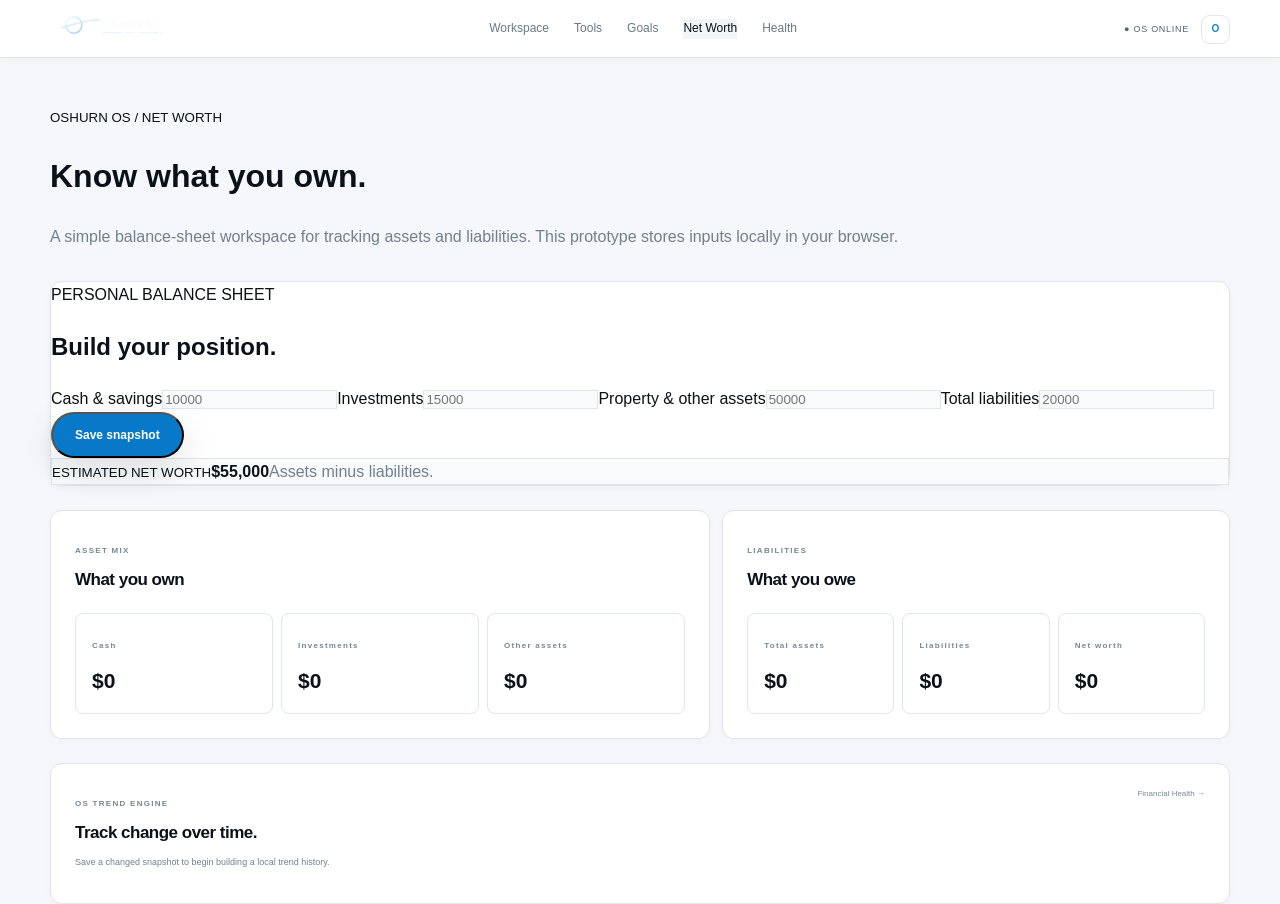
<file: networth.html>
<!doctype html><html lang="en"><head><meta charset="utf-8"><meta name="viewport" content="width=device-width,initial-scale=1"><meta name="theme-color" content="#f5f7fa"><title>Oshurn OS — Net Worth</title><link rel="icon" href="oshurn-logo.svg" type="image/svg+xml"><link rel="stylesheet" href="styles.css"><link rel="stylesheet" href="os-2026.css"><link rel="stylesheet" href="os-hotfix.css"></head><body class="app-shell"><header class="site-header"><div class="container nav-wrap"><a class="brand" href="index.html"><img src="oshurn-logo.svg" alt="Oshurn"></a><nav class="desktop-nav"><a href="app.html">Workspace</a><a href="tools.html">Tools</a><a href="goals.html">Goals</a><a class="active" href="networth.html">Net Worth</a><a href="health.html">Health</a></nav><div class="app-top-actions"><span class="online">● OS ONLINE</span><span class="app-avatar">O</span></div></div></header><main class="tool-page"><div class="container"><div class="tool-page-head"><small>OSHURN OS / NET WORTH</small><h1>Know what you own.</h1><p>A simple balance-sheet workspace for tracking assets and liabilities. This prototype stores inputs locally in your browser.</p></div><section class="tool-lab"><div class="tool-lab-copy"><span>PERSONAL BALANCE SHEET</span><h2>Build your position.</h2><label>Cash & savings<input id="cash" type="number" min="0" placeholder="10000"></label><label>Investments<input id="investments" type="number" min="0" placeholder="15000"></label><label>Property & other assets<input id="other-assets" type="number" min="0" placeholder="50000"></label><label>Total liabilities<input id="liabilities" type="number" min="0" placeholder="20000"></label><button class="btn btn-primary" id="calculate">Save snapshot</button></div><div class="tool-result"><small>ESTIMATED NET WORTH</small><strong id="result">$55,000</strong><span id="message">Assets minus liabilities.</span><div class="result-line"><i id="bar" style="width:55%"></i></div></div></section><section class="app-columns" style="margin-top:24px"><article class="app-panel"><div class="panel-head"><div><small>ASSET MIX</small><h2>What you own</h2></div></div><div class="snapshot-grid"><div><small>Cash</small><strong id="cash-view">$0</strong></div><div><small>Investments</small><strong id="investment-view">$0</strong></div><div><small>Other assets</small><strong id="asset-view">$0</strong></div></div></article><article class="app-panel"><div class="panel-head"><div><small>LIABILITIES</small><h2>What you owe</h2></div></div><div class="snapshot-grid"><div><small>Total assets</small><strong id="assets-view">$0</strong></div><div><small>Liabilities</small><strong id="liabilities-view">$0</strong></div><div><small>Net worth</small><strong id="net-view">$0</strong></div></div></article></section><section class="app-panel" style="margin-top:24px"><div class="panel-head"><div><small>OS TREND ENGINE</small><h2>Track change over time.</h2></div><a href="health.html">Financial Health →</a></div><p id="trend">Save a changed snapshot to begin building a local trend history.</p></section></div></main><script src="app.js"></script><script>const n=id=>Number(document.getElementById(id).value)||0,money=x=>Oshurn.money(x);function render(){const s=Oshurn.snapshot.get();document.getElementById('cash').value=s.assets?Number(s.assets):'';document.getElementById('liabilities').value=s.liabilities||'';document.getElementById('cash-view').textContent=money(n('cash'));document.getElementById('investment-view').textContent=money(n('investments'));document.getElementById('asset-view').textContent=money(n('other-assets'));document.getElementById('assets-view').textContent=money(n('cash')+n('investments')+n('other-assets'));document.getElementById('liabilities-view').textContent=money(n('liabilities'));document.getElementById('net-view').textContent=money(n('cash')+n('investments')+n('other-assets')-n('liabilities'));}document.getElementById('calculate').onclick=()=>{const assets=n('cash')+n('investments')+n('other-assets'),liabilities=n('liabilities'),net=assets-liabilities;Oshurn.snapshot.save({assets,liabilities});document.getElementById('result').textContent=money(net);document.getElementById('message').textContent=net>=0?'Reported assets exceed liabilities.':'Reported liabilities exceed assets.';document.getElementById('bar').style.width=Math.max(5,Math.min(100,assets?Math.abs(net)/assets*100:5))+'%';const t=Oshurn.snapshot.trends();document.getElementById('trend').textContent=t.available&&t.changes.netWorth?`Net worth changed ${money(t.changes.netWorth.delta)} versus the previous saved snapshot.`:'This is your first saved position. Future changes will appear here.';Oshurn.recordToolUse('networth');render()};render();</script></body></html>
</file>
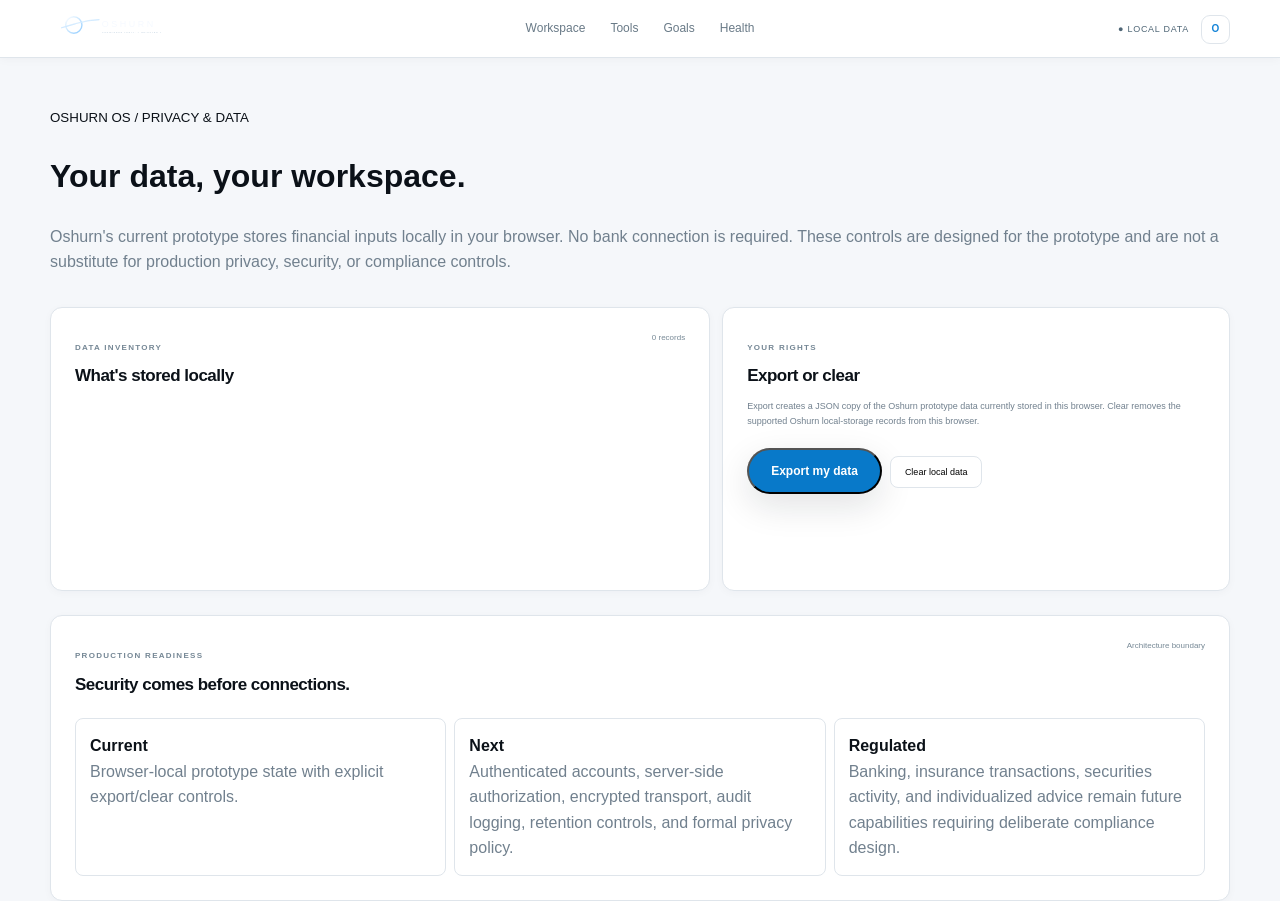
<file: privacy.html>
<!doctype html><html lang="en"><head><meta charset="utf-8"><meta name="viewport" content="width=device-width,initial-scale=1"><meta name="theme-color" content="#f5f7fa"><title>Oshurn OS — Privacy & Data</title><link rel="icon" href="oshurn-logo.svg" type="image/svg+xml"><link rel="stylesheet" href="styles.css"><link rel="stylesheet" href="os-2026.css"><link rel="stylesheet" href="os-hotfix.css"></head><body class="app-shell"><header class="site-header"><div class="container nav-wrap"><a class="brand" href="app.html"><img src="oshurn-logo.svg" alt="Oshurn"></a><nav class="desktop-nav"><a href="app.html">Workspace</a><a href="tools.html">Tools</a><a href="goals.html">Goals</a><a href="health.html">Health</a></nav><div class="app-top-actions"><span class="online">● LOCAL DATA</span><span class="app-avatar">O</span></div></div></header><main class="tool-page"><div class="container"><div class="tool-page-head"><small>OSHURN OS / PRIVACY & DATA</small><h1>Your data, your workspace.</h1><p>Oshurn's current prototype stores financial inputs locally in your browser. No bank connection is required. These controls are designed for the prototype and are not a substitute for production privacy, security, or compliance controls.</p></div><section class="app-columns"><article class="app-panel"><div class="panel-head"><div><small>DATA INVENTORY</small><h2>What's stored locally</h2></div><span id="storage-count">0 records</span></div><div class="insight-list" id="data-list" style="margin-top:20px"></div></article><article class="app-panel"><div class="panel-head"><div><small>YOUR RIGHTS</small><h2>Export or clear</h2></div></div><p>Export creates a JSON copy of the Oshurn prototype data currently stored in this browser. Clear removes the supported Oshurn local-storage records from this browser.</p><button class="btn btn-primary" id="export-data" style="margin-top:10px">Export my data</button><button class="ghost-btn" id="clear-data" style="margin:10px 0 0 8px">Clear local data</button><p id="status" aria-live="polite" class="app-footer-note" style="margin-top:14px"></p></article></section><section class="app-panel" style="margin-top:24px"><div class="panel-head"><div><small>PRODUCTION READINESS</small><h2>Security comes before connections.</h2></div><span>Architecture boundary</span></div><div class="insight-list" style="margin-top:20px"><p><strong>Current</strong><br><span>Browser-local prototype state with explicit export/clear controls.</span></p><p><strong>Next</strong><br><span>Authenticated accounts, server-side authorization, encrypted transport, audit logging, retention controls, and formal privacy policy.</span></p><p><strong>Regulated</strong><br><span>Banking, insurance transactions, securities activity, and individualized advice remain future capabilities requiring deliberate compliance design.</span></p></div></section></div></main><script src="app.js"></script><script>const keys=Oshurn.privacy.keys;const labels={oshurnHealth:'Financial health score',oshurnGoals:'Goals',oshurnToolUsage:'Tool usage counts',oshurnOnboarding:'Onboarding state',oshurnProfile:'Profile',oshurnSnapshot:'Financial snapshot',oshurnSnapshotHistory:'Snapshot history',oshurnSavedResources:'Saved resources'};function render(){const list=document.getElementById('data-list');let count=0;list.innerHTML=keys.map(k=>{const value=Oshurn.load(k,null);if(value!==null)count++;return `<p><strong>${labels[k]||k}</strong><br><span>${value===null?'Not stored':'Stored locally in this browser'}</span></p>`}).join('');document.getElementById('storage-count').textContent=count+' active record'+(count===1?'':'s')}document.getElementById('export-data').onclick=()=>{const blob=new Blob([Oshurn.privacy.exportData()],{type:'application/json'}),url=URL.createObjectURL(blob),a=document.createElement('a');a.href=url;a.download='oshurn-data-export.json';a.click();setTimeout(()=>URL.revokeObjectURL(url),1000);document.getElementById('status').textContent='Export created.'};document.getElementById('clear-data').onclick=()=>{if(confirm('Clear Oshurn prototype data from this browser? This cannot be undone.')){Oshurn.privacy.clearData();document.getElementById('status').textContent='Local Oshurn data cleared.';render()}};render();</script></body></html>
</file>
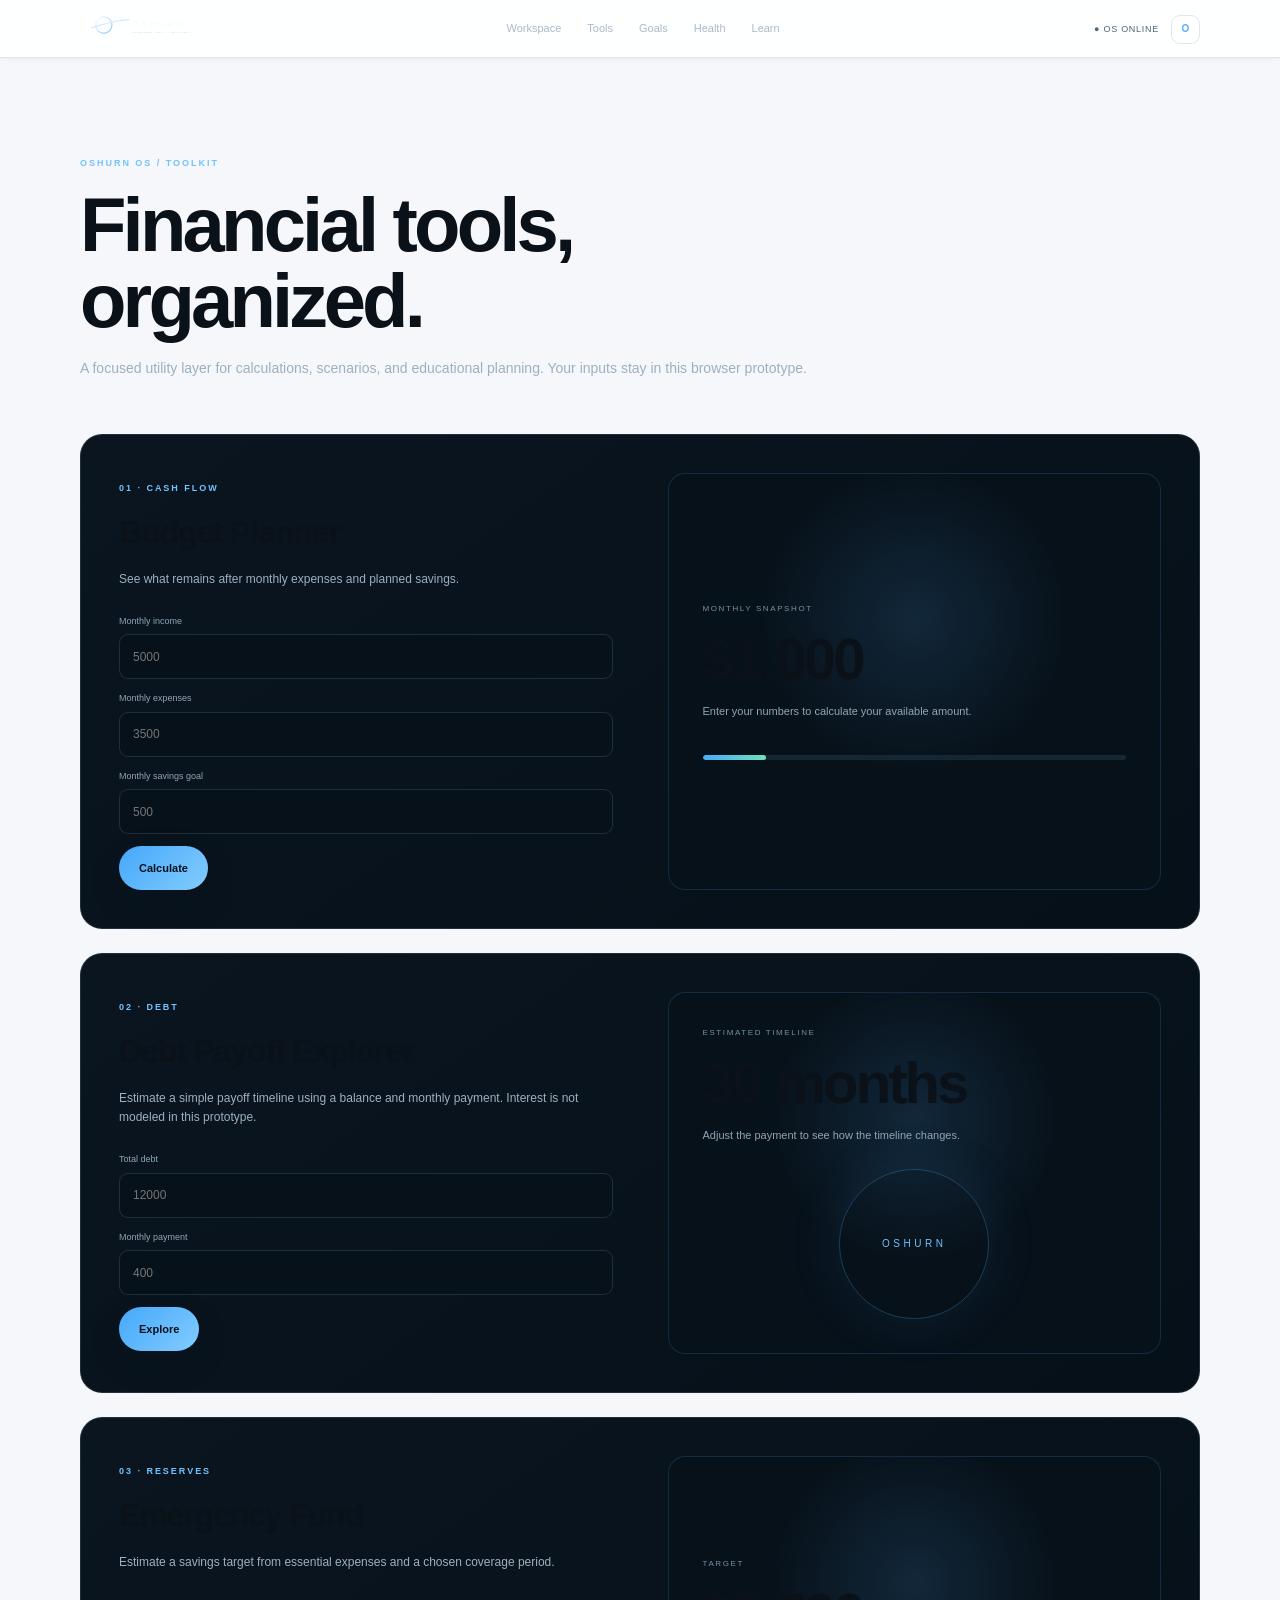
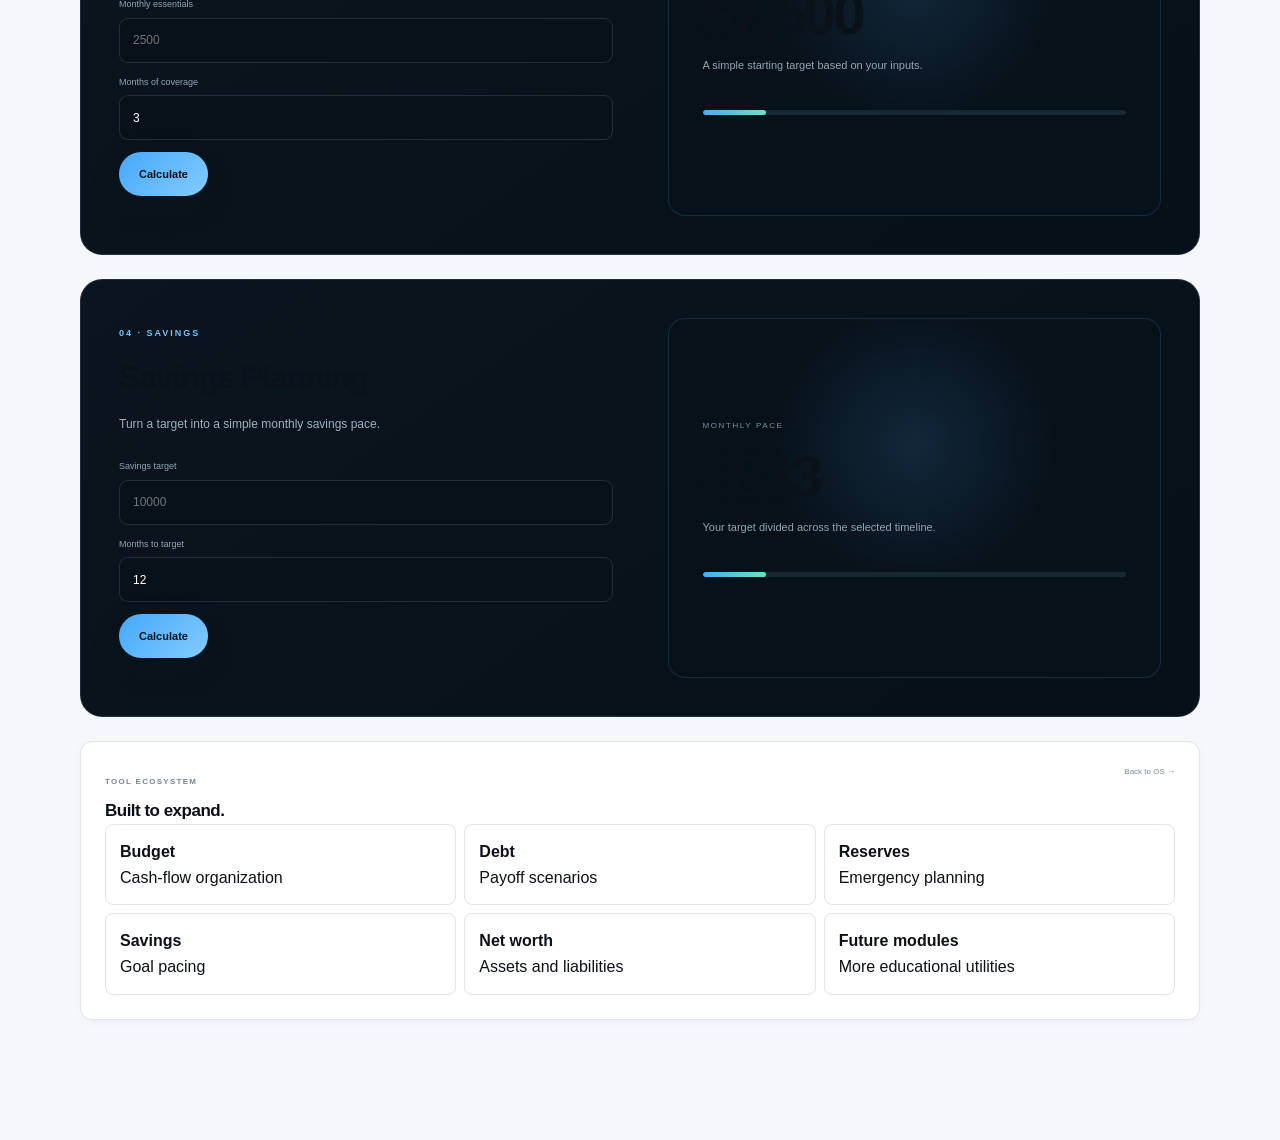
<file: tools.html>
<!doctype html><html lang="en"><head><meta charset="utf-8"><meta name="viewport" content="width=device-width,initial-scale=1"><meta name="theme-color" content="#f5f7fa"><title>Oshurn OS — Tools</title><link rel="icon" href="oshurn-logo.svg" type="image/svg+xml"><link rel="stylesheet" href="styles.css"><link rel="stylesheet" href="tools.css"><link rel="stylesheet" href="os-2026.css"></head><body class="app-shell"><header class="site-header"><div class="container nav-wrap"><a class="brand" href="index.html"><img src="oshurn-logo.svg" alt="Oshurn"></a><nav class="desktop-nav"><a href="app.html">Workspace</a><a class="active" href="tools.html">Tools</a><a href="goals.html">Goals</a><a href="health.html">Health</a><a href="index.html#learn">Learn</a></nav><div class="app-top-actions"><span class="online">● OS ONLINE</span><span class="app-avatar">O</span></div></div></header><main class="tool-page"><div class="container"><div class="tool-page-head"><small>OSHURN OS / TOOLKIT</small><h1>Financial tools, organized.</h1><p>A focused utility layer for calculations, scenarios, and educational planning. Your inputs stay in this browser prototype.</p></div><section class="tool-lab" id="budget"><div class="tool-lab-copy"><span>01 · CASH FLOW</span><h2>Budget Planner</h2><p>See what remains after monthly expenses and planned savings.</p><label>Monthly income<input id="income" type="number" inputmode="decimal" placeholder="5000"></label><label>Monthly expenses<input id="expenses" type="number" inputmode="decimal" placeholder="3500"></label><label>Monthly savings goal<input id="savings" type="number" inputmode="decimal" placeholder="500"></label><button class="btn btn-primary" id="budget-calc">Calculate</button></div><div class="tool-result"><small>MONTHLY SNAPSHOT</small><strong id="budget-result">$1,000</strong><span id="budget-message">Enter your numbers to calculate your available amount.</span><div class="result-line"><i id="budget-bar"></i></div></div></section><section class="tool-lab" id="debt"><div class="tool-lab-copy"><span>02 · DEBT</span><h2>Debt Payoff Explorer</h2><p>Estimate a simple payoff timeline using a balance and monthly payment. Interest is not modeled in this prototype.</p><label>Total debt<input id="debt-balance" type="number" placeholder="12000"></label><label>Monthly payment<input id="debt-payment" type="number" placeholder="400"></label><button class="btn btn-primary" id="debt-calc">Explore</button></div><div class="tool-result"><small>ESTIMATED TIMELINE</small><strong id="debt-result">30 months</strong><span id="debt-message">Adjust the payment to see how the timeline changes.</span><div class="result-orbit">OSHURN</div></div></section><section class="tool-lab" id="emergency"><div class="tool-lab-copy"><span>03 · RESERVES</span><h2>Emergency Fund</h2><p>Estimate a savings target from essential expenses and a chosen coverage period.</p><label>Monthly essentials<input id="essentials" type="number" placeholder="2500"></label><label>Months of coverage<input id="months" type="number" value="3" min="1" max="24"></label><button class="btn btn-primary" id="emergency-calc">Calculate</button></div><div class="tool-result"><small>TARGET</small><strong id="emergency-result">$7,500</strong><span id="emergency-message">A simple starting target based on your inputs.</span><div class="result-line"><i id="emergency-bar"></i></div></div></section><section class="tool-lab" id="savings"><div class="tool-lab-copy"><span>04 · SAVINGS</span><h2>Savings Planning</h2><p>Turn a target into a simple monthly savings pace.</p><label>Savings target<input id="savings-target" type="number" inputmode="decimal" placeholder="10000"></label><label>Months to target<input id="savings-months" type="number" value="12" min="1" max="600"></label><button class="btn btn-primary" id="savings-calc">Calculate</button></div><div class="tool-result"><small>MONTHLY PACE</small><strong id="savings-result">$833</strong><span id="savings-message">Your target divided across the selected timeline.</span><div class="result-line"><i id="savings-bar"></i></div></div></section><section class="app-panel" style="margin-top:24px"><div class="panel-head"><div><small>TOOL ECOSYSTEM</small><h2>Built to expand.</h2></div><a href="app.html">Back to OS →</a></div><div class="insight-list"><p><strong>Budget</strong><br><span>Cash-flow organization</span></p><p><strong>Debt</strong><br><span>Payoff scenarios</span></p><p><strong>Reserves</strong><br><span>Emergency planning</span></p><p><strong>Savings</strong><br><span>Goal pacing</span></p><p><strong>Net worth</strong><br><span>Assets and liabilities</span></p><p><strong>Future modules</strong><br><span>More educational utilities</span></p></div></section></div></main><script src="app.js"></script><script>const n=id=>Number(document.getElementById(id).value)||0;const money=x=>window.Oshurn?Oshurn.money(x):new Intl.NumberFormat('en-US',{style:'currency',currency:'USD',maximumFractionDigits:0}).format(x);document.getElementById('budget-calc').onclick=()=>{let income=Math.max(0,n('income')),expenses=Math.max(0,n('expenses')),savings=Math.max(0,n('savings')),available=income-expenses-savings;document.getElementById('budget-result').textContent=money(available);document.getElementById('budget-message').textContent=available>=0?'You have a positive monthly margin.':'Your planned outflow is above your income.';document.getElementById('budget-bar').style.width=Math.max(5,Math.min(100,(Math.max(0,available)/Math.max(1,income))*100))+'%';Oshurn.snapshot.save({monthlyIncome:income,monthlyExpenses:expenses,monthlySavings:savings});Oshurn.recordToolUse('budget')};document.getElementById('debt-calc').onclick=()=>{let b=Math.max(0,n('debt-balance')),p=Math.max(0,n('debt-payment')),months=p?Math.ceil(b/p):0;document.getElementById('debt-result').textContent=months?months+' months':'Add a payment';document.getElementById('debt-message').textContent=months?'About '+months+' payments before interest.':'Enter a monthly payment greater than zero.';Oshurn.snapshot.save({liabilities:b,monthlyDebtPayments:p});Oshurn.recordToolUse('debt')};document.getElementById('emergency-calc').onclick=()=>{let m=Math.max(1,n('months')),target=Math.max(0,n('essentials'))*m;document.getElementById('emergency-result').textContent=money(target);document.getElementById('emergency-message').textContent='Target based on '+m+' months of essential expenses.';document.getElementById('emergency-bar').style.width=Math.min(100,Math.max(8,m/12*100))+'%';Oshurn.recordToolUse('emergency')};document.getElementById('savings-calc').onclick=()=>{let target=Math.max(0,n('savings-target')),months=Math.max(1,n('savings-months')),pace=target/months;document.getElementById('savings-result').textContent=money(pace);document.getElementById('savings-message').textContent='About '+money(pace)+' per month reaches '+money(target)+' in '+months+' months, before interest.';document.getElementById('savings-bar').style.width=Math.min(100,Math.max(8,months/60*100))+'%';Oshurn.snapshot.save({monthlySavings:pace});Oshurn.recordToolUse('savings')};</script></body></html>
</file>
<file: platform.css>
:root{--bg:#f5f7f9;--white:#fff;--ink:#0d151c;--muted:#697986;--line:#dce4e9;--blue:#167fc1;--max:1240px}*{box-sizing:border-box}html{scroll-behavior:smooth}body{margin:0;background:var(--bg);color:var(--ink);font-family:Inter,ui-sans-serif,Arial,sans-serif;line-height:1.5}a{text-decoration:none;color:inherit}.container{width:min(var(--max),calc(100% - 44px));margin:auto}.topbar{height:72px;background:rgba(245,247,249,.94);backdrop-filter:blur(18px);border-bottom:1px solid var(--line);position:sticky;top:0;z-index:30}.topbar-inner{height:100%;display:flex;align-items:center;gap:28px}.brand img{width:132px;height:42px;object-fit:contain;object-position:left}.product-label{font-size:9px;letter-spacing:.18em;color:#81909a;border-left:1px solid var(--line);padding-left:22px}.product-label span{margin-left:8px;color:var(--blue)}nav{margin-left:auto;display:flex;align-items:center;gap:24px;font-size:10px;color:#5c6d79}nav a:hover{color:var(--ink)}.launch{background:var(--ink);color:#fff!important;padding:11px 17px;border-radius:6px}.command-hero{min-height:700px;display:flex;align-items:center;border-bottom:1px solid var(--line)}.hero-grid{display:grid;grid-template-columns:minmax(0,1.3fr) minmax(350px,.7fr);gap:80px;align-items:center}.status{font-size:9px;letter-spacing:.2em;color:var(--blue);font-weight:700;margin-bottom:24px}.status i{display:inline-block;width:6px;height:6px;border-radius:50%;background:var(--blue);margin-right:8px}.hero-main h1{font-size:clamp(54px,7vw,96px);line-height:.93;letter-spacing:-.065em;margin:0 0 28px;font-weight:500}.hero-main h1 strong{font-weight:700}.hero-lede{max-width:560px;color:var(--muted);font-size:15px;line-height:1.8;margin:0 0 30px}.hero-actions{display:flex;align-items:center;gap:24px}.button{display:inline-flex;align-items:center;gap:25px;padding:14px 18px;border-radius:5px;font-size:10px;font-weight:700}.button.dark{background:var(--ink);color:#fff}.button.light{background:#fff;color:var(--ink)}.text-link{font-size:10px;color:#5d6f7c}.hero-console{background:#fff;border:1px solid var(--line);box-shadow:0 30px 80px rgba(24,45,59,.1);min-height:390px;border-radius:9px;overflow:hidden}.console-head{height:44px;padding:0 17px;border-bottom:1px solid var(--line);display:flex;align-items:center;justify-content:space-between;font-size:7px;letter-spacing:.18em;color:#82909a}.console-head span:last-child{color:#198754}.console-body{padding:30px}.console-kicker,.app-top small,.app-card small,.app-lower small{font-size:7px;letter-spacing:.16em;color:#82909a}.console-title{font-size:32px;line-height:1.05;letter-spacing:-.04em;margin:13px 0 28px}.signal{border-top:1px solid var(--line);border-bottom:1px solid var(--line);padding:16px 0;display:grid;grid-template-columns:1fr auto}.signal span{font-size:7px;letter-spacing:.14em;color:#82909a}.signal b{font-size:20px}.signal small{grid-column:1;color:#198754;font-size:8px;margin-top:4px}.spark{height:90px;display:flex;align-items:end;gap:5px;padding-top:18px}.spark i{flex:1;background:#d4e9f4;border-radius:2px 2px 0 0;height:35%}.spark i:nth-child(2){height:48%}.spark i:nth-child(3){height:42%}.spark i:nth-child(4){height:61%}.spark i:nth-child(5){height:52%}.spark i:nth-child(6){height:74%}.spark i:nth-child(7){height:66%}.spark i:nth-child(8){height:88%}.console-footer{display:flex;justify-content:space-between;margin-top:18px;font-size:7px;letter-spacing:.1em;color:#9aa7af}.ticker{background:var(--ink);color:#fff;padding:17px 0}.ticker-row{display:flex;justify-content:space-between;gap:20px;font-size:8px;letter-spacing:.18em;opacity:.85}.ticker-row b{color:#5aa5d0}.section{padding:110px 0;background:#fff;border-bottom:1px solid var(--line)}.section-intro{display:grid;grid-template-columns:220px 1fr;gap:60px;margin-bottom:55px}.section-number{font-size:8px;letter-spacing:.2em;color:var(--blue);font-weight:700}.section-intro h2{font-size:clamp(38px,5vw,65px);line-height:.98;letter-spacing:-.06em;font-weight:500;margin:0 0 20px}.section-intro h2 em,.knowledge h2 em,.vision h2 em{font-style:normal;color:#70818c}.section-intro p{max-width:570px;color:var(--muted);font-size:13px;line-height:1.8;margin:0}.module-grid{display:grid;grid-template-columns:1.25fr .75fr .75fr;gap:12px}.module{min-height:330px;background:#f7f9fa;border:1px solid var(--line);padding:27px;border-radius:7px;position:relative;overflow:hidden}.module-large{grid-row:span 2;min-height:510px;background:#fff}.module.wide{grid-column:2/4;min-height:240px}.module-top{display:flex;justify-content:space-between;color:#8b99a2;font-size:7px;letter-spacing:.15em}.module-top b{font-weight:500;color:#b1bcc2}.module h3{font-size:30px;line-height:1;letter-spacing:-.05em;margin:55px 0 14px}.module-large h3{font-size:48px;margin-top:90px}.module p{max-width:270px;color:var(--muted);font-size:11px;line-height:1.7}.module a{font-size:9px;color:var(--blue);position:absolute;bottom:27px}.module-mark{position:absolute;right:28px;bottom:24px;font-size:55px;color:#d8e3e9}.mini-dashboard{position:absolute;left:27px;right:27px;bottom:27px;border-top:1px solid var(--line);display:grid;grid-template-columns:repeat(3,1fr);padding-top:17px}.mini-dashboard small{display:block;font-size:6px;letter-spacing:.14em;color:#8b99a2}.mini-dashboard strong{font-size:20px}.wide-content{display:grid;grid-template-columns:1fr 1fr;gap:35px}.wide .module h3{margin:35px 0 12px}.ai-terminal{background:#111a21;color:#fff;padding:20px;border-radius:5px;align-self:center;font-family:ui-monospace,monospace}.ai-terminal div{font-size:7px;color:#79b8da;letter-spacing:.18em}.ai-terminal p{font-size:12px;color:#fff;margin:22px 0}.ai-terminal hr{border:0;border-top:1px solid #33424d}.ai-terminal span{font-size:7px;color:#8da0ab}.workspace{background:#f5f7f9}.app-shell{display:grid;grid-template-columns:185px 1fr;background:#fff;border:1px solid var(--line);border-radius:9px;overflow:hidden;box-shadow:0 25px 70px rgba(23,45,60,.08)}.app-shell aside{background:#111a21;color:#fff;padding:25px 20px;min-height:520px;display:flex;flex-direction:column}.side-brand{font-size:22px;font-weight:700;letter-spacing:-.1em;margin-bottom:45px}.side-brand span{color:#5ba7d0}.side-nav{display:grid;gap:6px}.side-nav i{font-style:normal;font-size:9px;color:#91a1ab;padding:11px 9px;border-radius:4px}.side-nav i.active{background:#263640;color:#fff}.side-nav i span{margin-left:9px}.app-shell aside small{font-size:6px;letter-spacing:.13em;color:#71828d;margin-top:auto;line-height:1.7}.app-content{padding:30px}.app-top{display:flex;justify-content:space-between;align-items:center}.app-top h3{font-size:28px;letter-spacing:-.04em;margin:5px 0 28px}.app-top button{background:#fff;border:1px solid var(--line);border-radius:4px;padding:10px 15px;font-size:8px;color:#788894}.app-cards{display:grid;grid-template-columns:1.4fr 1fr 1fr;gap:10px}.app-card{border:1px solid var(--line);padding:20px;border-radius:6px;min-height:145px}.app-card strong{display:block;font-size:35px;letter-spacing:-.05em;margin:9px 0 2px}.app-card span{font-size:8px;color:#7b8c97}.app-card a{display:block;font-size:8px;color:var(--blue);margin-top:18px}.primary-card{background:#f7fafb}.line-chart{height:35px;display:flex;align-items:end;gap:4px;margin-top:10px}.line-chart i{flex:1;height:30%;background:#a9d4e8}.line-chart i:nth-child(2){height:50%}.line-chart i:nth-child(3){height:42%}.line-chart i:nth-child(4){height:70%}.line-chart i:nth-child(5){height:60%}.line-chart i:nth-child(6){height:88%}.app-lower{display:grid;grid-template-columns:1fr 1fr;gap:10px;margin-top:10px}.app-lower>div{border:1px solid var(--line);padding:22px;min-height:150px}.app-lower h4{font-size:17px;margin:12px 0 4px}.app-lower p{font-size:9px;color:var(--muted);margin:0}.app-lower a{display:block;font-size:8px;color:var(--blue);margin-top:18px}.tool-table{border-top:1px solid var(--line)}.tool-table a{display:grid;grid-template-columns:60px 1fr 1fr 25px;align-items:center;padding:20px 8px;border-bottom:1px solid var(--line);transition:.2s}.tool-table a:hover{background:#f7f9fa;padding-left:15px}.tool-table span{font-size:8px;color:var(--blue)}.tool-table strong{font-size:13px}.tool-table small{font-size:9px;color:var(--muted)}.knowledge{background:#f5f7f9}.knowledge-grid{display:grid;grid-template-columns:1fr 1fr;gap:100px}.knowledge h2{font-size:clamp(43px,5.5vw,72px);line-height:.95;letter-spacing:-.06em;font-weight:500;margin:18px 0 25px}.knowledge p{font-size:12px;color:var(--muted);max-width:430px;line-height:1.8;margin-bottom:28px}.knowledge-stack{border-top:1px solid var(--line)}.knowledge-stack article{padding:21px 0;border-bottom:1px solid var(--line);display:grid;grid-template-columns:100px 1fr;gap:10px}.knowledge-stack span{font-size:7px;letter-spacing:.14em;color:var(--blue)}.knowledge-stack strong{font-size:13px}.knowledge-stack small{grid-column:2;color:var(--muted);font-size:9px}.vision-line{display:flex;justify-content:space-between;border-bottom:1px solid var(--line);padding-bottom:16px;font-size:7px;letter-spacing:.16em;color:#84939c}.vision h2{font-size:clamp(48px,7vw,90px);line-height:.92;letter-spacing:-.07em;font-weight:500;margin:70px 0 20px}.vision> .container>p{max-width:530px;color:var(--muted);font-size:13px;line-height:1.8}.vision-grid{display:grid;grid-template-columns:repeat(4,1fr);border-top:1px solid var(--line);margin-top:60px}.vision-grid div{padding:24px 15px;border-right:1px solid var(--line)}.vision-grid div:last-child{border-right:0}.vision-grid b{display:block;font-size:8px;color:var(--blue)}.vision-grid strong{display:block;font-size:18px;margin:30px 0 4px}.vision-grid span{font-size:9px;color:var(--muted)}.final-cta{background:#111a21;color:#fff;padding:110px 0}.final-cta span{font-size:8px;letter-spacing:.2em;color:#73b3d4}.final-cta h2{font-size:clamp(55px,8vw,100px);line-height:.9;letter-spacing:-.07em;font-weight:500;margin:22px 0 35px}.final-cta h2 em{font-style:normal;color:#879aa5}.final-cta .button{margin-top:5px}footer{background:#111a21;color:#7f909a;border-top:1px solid #26353e;padding:35px 0;font-size:8px}footer .container{display:flex;align-items:center;gap:30px}footer img{width:115px;filter:brightness(0) invert(1)}footer div:last-child{margin-left:auto;display:flex;gap:22px}footer a:hover{color:#fff}@media(max-width:900px){.product-label{display:none}.hero-grid{grid-template-columns:1fr;gap:45px}.hero-console{max-width:560px}.module-grid{grid-template-columns:1fr 1fr}.module-large{grid-row:auto;min-height:430px}.module.wide{grid-column:1/3}.section-intro{grid-template-columns:1fr;gap:15px}.knowledge-grid{grid-template-columns:1fr;gap:55px}.app-cards{grid-template-columns:1fr 1fr}.app-card.primary-card{grid-column:1/3}.vision-grid{grid-template-columns:1fr 1fr}}@media(max-width:650px){.container{width:calc(100% - 28px)}nav a:not(.launch){display:none}.command-hero{min-height:650px}.hero-main h1{font-size:54px}.hero-actions{flex-wrap:wrap}.ticker-row{display:grid;grid-template-columns:1fr 1fr}.ticker-row b{display:none}.section{padding:75px 0}.module-grid{grid-template-columns:1fr}.module.wide{grid-column:auto}.wide-content{grid-template-columns:1fr}.app-shell{grid-template-columns:1fr}.app-shell aside{display:none}.app-cards,.app-lower{grid-template-columns:1fr}.app-card.primary-card{grid-column:auto}.tool-table a{grid-template-columns:38px 1fr 25px}.tool-table small{display:none}.vision-grid{grid-template-columns:1fr 1fr}.vision-grid div{border-bottom:1px solid var(--line)}.final-cta{padding:80px 0}footer .container{flex-wrap:wrap}footer div:last-child{margin-left:0;width:100%;flex-wrap:wrap}}
</file>
<file: styles.css>
:root{--bg:#fff;--bg2:#f7f9fc;--panel:#fff;--panel2:#f4f7fa;--line:#e6ebf0;--text:#101820;--muted:#647383;--blue:#1685d8;--blue2:#0b6fba;--green:#198754;--purple:#6d5bd0;--max:1180px}*{box-sizing:border-box}html{scroll-behavior:smooth}body{margin:0;background:var(--bg);color:var(--text);font-family:Inter,Arial,sans-serif;line-height:1.6}a{text-decoration:none;color:inherit}.container{width:min(var(--max),calc(100% - 56px));margin:auto}.site-header{position:sticky;top:0;z-index:50;background:rgba(255,255,255,.92);backdrop-filter:blur(20px);border-bottom:1px solid var(--line)}.nav-wrap{height:76px;display:flex;align-items:center;justify-content:space-between}.brand img{display:block;width:166px;height:50px;object-fit:contain;object-position:left center}.desktop-nav{display:flex;align-items:center;gap:25px;font-size:12px;color:#506171}.desktop-nav>a:not(.nav-cta):hover{color:#101820}.nav-cta{padding:11px 18px;border:1px solid #101820;border-radius:999px;background:#101820;color:#fff;font-weight:700}.menu-btn,.mobile-nav{display:none}.hero{position:relative;min-height:720px;overflow:hidden;background:linear-gradient(180deg,#fff,#f7faff)}.hero-grid{position:absolute;inset:0;opacity:.6;background-image:linear-gradient(#edf2f6 1px,transparent 1px),linear-gradient(90deg,#edf2f6 1px,transparent 1px);background-size:64px 64px;mask-image:linear-gradient(to bottom,#000 0%,transparent 82%)}.hero:after{content:"";position:absolute;left:0;right:0;bottom:-160px;height:360px;background:radial-gradient(ellipse at center,rgba(22,133,216,.08),transparent 58%);pointer-events:none}.hero-orb{position:absolute;border:1px solid #e2eaf0;border-radius:50%}.orb-one{width:520px;height:520px;right:-130px;top:-150px}.orb-two{width:280px;height:280px;left:-100px;bottom:-100px}.hero-inner{position:relative;z-index:2;min-height:720px;display:grid;grid-template-columns:1fr .85fr;gap:50px;align-items:center}.hero-copy{padding:75px 0}.eyebrow{margin:0 0 14px;color:var(--blue);font-size:10px;font-weight:700;letter-spacing:.25em}.hero h1{font-size:clamp(54px,7vw,92px);line-height:.98;letter-spacing:-.055em;font-weight:600;margin:0 0 25px;max-width:720px}.hero h1 span{display:block;color:#101820}.hero-lede{max-width:600px;color:#647383;font-size:16px;margin:0 0 30px}.hero-actions{display:flex;gap:12px;flex-wrap:wrap}.btn{display:inline-flex;align-items:center;justify-content:center;gap:12px;min-height:46px;padding:0 22px;border-radius:999px;font-size:12px;font-weight:700;transition:transform .2s,box-shadow .2s}.btn:hover{transform:translateY(-2px)}.btn-primary{background:#101820;color:#fff;box-shadow:0 12px 35px rgba(16,24,32,.12)}.btn-outline{border:1px solid #ccd6df;background:#fff;color:#101820}.hero-stats{display:grid;grid-template-columns:repeat(4,1fr);max-width:650px;margin-top:60px;border-top:1px solid var(--line);padding-top:20px}.hero-stats div{border-right:1px solid var(--line);padding-left:18px}.hero-stats div:first-child{padding-left:0}.hero-stats div:last-child{border:0}.hero-stats strong{display:block;font-size:14px}.hero-stats span{font-size:9px;color:#7d8b98;text-transform:uppercase;letter-spacing:.15em}.hero-mark{justify-self:center;width:min(470px,100%);padding:45px 30px;border:1px solid #e1e8ee;border-radius:28px;background:#fff;box-shadow:0 30px 90px rgba(31,53,72,.1);text-align:center}.hero-mark img{width:100%;height:auto}.hero-mark p{margin:14px 0 0;color:#7890a2;font-size:9px;letter-spacing:.33em}.quick-links{position:relative;z-index:4;margin-top:-48px}.quick-grid{display:grid;grid-template-columns:repeat(5,1fr);border:1px solid var(--line);border-radius:18px;overflow:hidden;background:#fff;box-shadow:0 24px 70px rgba(31,53,72,.1)}.quick-grid a{position:relative;padding:24px 20px;border-right:1px solid var(--line);min-height:132px;transition:.2s}.quick-grid a:last-child{border:0}.quick-grid a:hover{background:#f7fafc}.quick-icon{display:block;color:var(--blue);font-size:23px;margin-bottom:12px}.quick-grid strong{display:block;font-size:14px}.quick-grid small{display:block;color:#7b8996;font-size:9px;margin-top:3px}.quick-grid i{position:absolute;right:18px;bottom:18px;color:var(--blue);font-style:normal}.section{padding:120px 0}.platform{background:#fff}.platform-grid{display:grid;grid-template-columns:.72fr 1.28fr;gap:65px;align-items:center}.section-copy h2,.section-heading h2,.start h2,.community h2{font-size:clamp(38px,5vw,62px);line-height:1.03;letter-spacing:-.045em;margin:0 0 18px;font-weight:600}.section-copy>p:not(.eyebrow),.section-heading>p:last-child,.start p,.community p{color:var(--muted);font-size:14px;max-width:560px}.text-link{display:inline-block;margin-top:20px;color:var(--blue2);font-size:12px;font-weight:700}.software-window{border:1px solid #dfe7ed;border-radius:18px;background:#fff;box-shadow:0 35px 90px rgba(31,53,72,.12);overflow:hidden}.window-top{height:46px;display:flex;align-items:center;gap:7px;padding:0 15px;border-bottom:1px solid var(--line);background:#fafcfd}.dot{width:7px;height:7px;border-radius:50%;background:#c8d2da}.window-search{height:26px;flex:1;margin-left:14px;border:1px solid var(--line);border-radius:6px;color:#8493a0;font-size:8px;padding:6px 12px}.avatar{width:25px;height:25px;border:1px solid #d6e0e7;border-radius:50%;display:grid;place-items:center;color:var(--blue);font-size:8px}.software-body{display:grid;grid-template-columns:145px 1fr;min-height:405px}.sidebar{border-right:1px solid var(--line);padding:20px 12px;display:flex;flex-direction:column;gap:7px;background:#fbfcfd}.sidebar img{width:110px;height:40px;object-fit:contain;object-position:left center;margin:0 0 17px}.sidebar a{padding:10px;border-radius:7px;color:#71808d;font-size:9px;display:flex;gap:9px;align-items:center}.sidebar a.active,.sidebar a:hover{background:#eef7fd;color:#146fae}.dashboard-main{padding:27px}.dash-heading{display:flex;justify-content:space-between;gap:15px;align-items:flex-start}.dash-heading small{font-size:8px;letter-spacing:.2em;color:#778896}.dash-heading h3{margin:4px 0 0;font-size:22px;font-weight:600}.status{font-size:8px;color:var(--green);border:1px solid #bfe4d2;border-radius:999px;padding:5px 9px}.metric-grid{display:grid;grid-template-columns:repeat(3,1fr);gap:10px;margin-top:24px}.metric,.panel{border:1px solid var(--line);background:#fff;border-radius:10px}.metric{padding:14px}.metric small{display:block;color:#7c8b98;font-size:8px}.metric strong{font-size:28px;margin-right:3px}.metric em{font-style:normal;color:#71818e;font-size:8px}.metric span{display:block;color:var(--blue);font-size:8px;margin-top:5px}.dash-row{display:grid;grid-template-columns:1.35fr .65fr;gap:10px;margin-top:10px}.panel{padding:15px;min-height:165px}.panel-title{display:flex;justify-content:space-between;font-size:9px}.panel-title span{color:#7d8b98}.bars{height:105px;display:flex;align-items:end;gap:10px;border-bottom:1px solid #edf1f4;margin-top:12px;padding:0 8px}.bars b{flex:1;border-radius:4px 4px 0 0;background:#8cc9ee}.recommendations p{font-size:9px;color:#667684;padding:9px 0;margin:0;border-bottom:1px solid #edf1f4}.tools{background:#f8fafc}.section-heading{text-align:center;max-width:700px;margin:0 auto 48px}.tool-grid{display:grid;grid-template-columns:repeat(3,1fr);gap:14px}.tool-grid article{position:relative;min-height:235px;padding:27px;border:1px solid var(--line);border-radius:15px;background:#fff;transition:.25s;overflow:hidden}.tool-grid article:hover{transform:translateY(-4px);border-color:#c4ddea;box-shadow:0 18px 45px rgba(31,53,72,.08)}.tool-number{font-size:8px;letter-spacing:.2em;color:#718594}.tool-symbol{font-size:30px;color:var(--blue);margin:20px 0 8px}.tool-grid h3{font-size:19px;margin:0 0 8px}.tool-grid p{font-size:10px;color:#71808d;max-width:290px;margin:0 0 22px}.tool-grid a{font-size:9px;color:var(--blue2);font-weight:700}.learn{background:#f8fafc}.learn-grid{display:grid;grid-template-columns:1fr 1fr;gap:80px;align-items:center}.learn-visual{min-height:470px;display:grid;place-items:center;border:1px solid var(--line);border-radius:24px;background:#fff;box-shadow:0 25px 70px rgba(31,53,72,.08)}.lesson-card{width:min(340px,75%);padding:28px;border-radius:18px;border:1px solid #dfe7ed;background:#fff;box-shadow:0 25px 70px rgba(31,53,72,.1)}.lesson-card small{font-size:8px;color:#6d5bd0;letter-spacing:.17em}.lesson-card>span{display:block;color:#728290;font-size:10px;margin-top:55px}.lesson-card strong{display:block;font-size:30px;line-height:1.05;margin-top:12px}.lesson-card p{font-size:10px;color:#71808d}.lesson-line{height:1px;background:#cbbfff;margin-top:20px}.lesson-card button{border:0;background:none;padding:0;color:var(--blue);font:inherit;font-size:9px}.learn-list{margin-top:35px;border-top:1px solid var(--line)}.learn-list>div{display:flex;gap:20px;padding:18px 0;border-bottom:1px solid var(--line)}.learn-list b{color:var(--blue);font-size:9px}.learn-list strong,.learn-list small{display:block}.learn-list strong{font-size:12px}.learn-list small{font-size:9px;color:#70808d;margin-top:2px}.extensions{background:#fff}.extension-grid{display:grid;grid-template-columns:.9fr 1.1fr;gap:100px;align-items:center}.extension-stack{display:grid;gap:12px}.extension-card{display:flex;align-items:center;gap:16px;padding:20px 22px;border:1px solid var(--line);border-radius:14px;background:#fff;transition:.2s}.extension-card:hover{border-color:#bdd9ea;transform:translateX(4px)}.extension-card>span{width:43px;height:43px;border:1px solid #cce0ed;border-radius:12px;display:grid;place-items:center;color:var(--blue);font-size:20px}.extension-card div{flex:1}.extension-card strong,.extension-card small{display:block}.extension-card strong{font-size:12px}.extension-card small{font-size:9px;color:#70808d;margin-top:3px}.extension-card>b{color:var(--blue)}.resources{background:#f8fafc}.resource-grid{display:grid;grid-template-columns:repeat(3,1fr);gap:14px}.resource-grid a{padding:30px;border:1px solid var(--line);border-radius:15px;background:#fff;min-height:220px;transition:.2s}.resource-grid a:hover{transform:translateY(-3px);border-color:#bdd9ea}.resource-grid small{font-size:8px;color:var(--blue);letter-spacing:.2em}.resource-grid h3{font-size:20px;margin:22px 0 9px}.resource-grid p{font-size:10px;color:#71808d;min-height:52px}.resource-grid span{font-size:9px;color:var(--blue2);font-weight:700}.community{padding:105px 0;background:#101820;color:#fff}.community p{color:#b6c2cc}.start{padding:110px 0;text-align:center;background:#fff}.start p{margin:0 auto 25px}.footer{padding:55px 0;background:#f7f9fb;border-top:1px solid var(--line);color:#647383}.footer-grid{display:flex;justify-content:space-between;gap:30px}.footer img{width:145px}.footer small{font-size:9px}.footer-links{display:flex;gap:25px;font-size:10px}.app-shell{background:#f7f9fb}.app-page{min-height:calc(100vh - 76px);padding:28px 0}.app-layout{display:grid;grid-template-columns:190px 1fr;gap:25px}.app-sidebar{position:sticky;top:100px;height:max-content;padding:15px;border:1px solid var(--line);border-radius:15px;background:#fff;display:flex;flex-direction:column;gap:4px}.app-sidebar img{width:120px;height:40px;object-fit:contain;object-position:left;margin-bottom:12px}.app-sidebar a{padding:10px;border-radius:8px;color:#647383;font-size:10px}.app-sidebar a:hover,.app-sidebar a.active{background:#eef7fd;color:#146fae}.app-content{min-width:0}.app-heading{display:flex;justify-content:space-between;align-items:end;gap:20px;margin-bottom:20px}.app-heading small,.app-panel small,.app-metrics small{font-size:8px;letter-spacing:.18em;color:#738392}.app-heading h1{font-size:34px;letter-spacing:-.04em;margin:3px 0}.app-heading p{margin:0;color:#71808d;font-size:11px}.ghost-btn{border:1px solid #d5dfe6;background:#fff;border-radius:999px;padding:10px 15px;font-size:10px}.app-top-actions{display:flex;align-items:center;gap:12px}.workspace-search{width:220px;height:34px;border:1px solid var(--line);border-radius:999px;padding:0 14px;background:#fff;outline:none;font-size:10px}.online{font-size:9px;color:#198754}.app-avatar{width:30px;height:30px;border-radius:50%;border:1px solid #d5dfe6;display:grid;place-items:center;color:var(--blue);font-size:10px;background:#fff}.app-metrics{display:grid;grid-template-columns:repeat(4,1fr);gap:10px}.app-metrics article{padding:18px;border:1px solid var(--line);border-radius:12px;background:#fff}.app-metrics strong{font-size:29px;display:inline-block;margin:6px 2px 0 0}.app-metrics span{font-size:9px;color:#7b8996}.app-metrics em{display:block;font-size:9px;color:#198754;font-style:normal;margin-top:3px}.app-section-head{display:flex;justify-content:space-between;align-items:center;margin:30px 0 14px}.app-section-head h2{font-size:18px;margin:0;letter-spacing:-.02em}.app-section-head>a,.panel-head>a{font-size:9px;color:var(--blue2)}.app-cards{display:grid;grid-template-columns:repeat(3,1fr);gap:10px}.app-cards>a{display:flex;flex-direction:column;padding:20px;border:1px solid var(--line);border-radius:12px;background:#fff;min-height:175px;transition:.2s}.app-cards>a:hover{transform:translateY(-3px);box-shadow:0 14px 35px rgba(31,53,72,.07)}.app-cards b{font-size:20px;color:var(--blue);margin-bottom:20px}.app-cards strong{font-size:13px}.app-cards small{font-size:9px;color:#71808d;margin:5px 0 20px}.app-cards span{font-size:9px;color:var(--blue2);font-weight:700;margin-top:auto}.app-columns{display:grid;grid-template-columns:1.25fr .75fr;gap:10px;margin-top:10px}.app-panel{border:1px solid var(--line);border-radius:12px;background:#fff;padding:20px}.panel-head{display:flex;justify-content:space-between;align-items:start}.panel-head h2{font-size:16px;margin:3px 0 0}.large-bars{height:150px;display:flex;align-items:end;gap:13px;border-bottom:1px solid #edf1f4;margin-top:18px;padding:0 12px}.large-bars b{flex:1;background:#a6d5f2;border-radius:5px 5px 0 0}.axis{display:flex;justify-content:space-between;font-size:8px;color:#84919c;padding:8px 10px}.goal{display:flex;gap:12px;align-items:center;margin-top:18px}.goal-icon{width:34px;height:34px;border:1px solid #d5e5ef;border-radius:9px;display:grid;place-items:center;color:var(--blue);font-size:12px}.goal>div{flex:1}.goal strong,.goal small{display:block}.goal strong{font-size:10px}.goal small{font-size:8px;color:#788794;margin-top:2px}.progress,.lesson-progress{height:4px;background:#edf1f4;border-radius:99px;overflow:hidden;margin-top:7px}.progress i,.lesson-progress i{display:block;height:100%;background:#63b7e8;border-radius:99px}.learning-row{display:grid;grid-template-columns:repeat(3,1fr);gap:10px}.learning-row article{padding:20px;border:1px solid var(--line);border-radius:12px;background:#fff}.learning-row small{font-size:8px;color:var(--purple);letter-spacing:.14em}.learning-row h3{font-size:15px;margin:17px 0 35px;line-height:1.2}.learning-row span{font-size:8px;color:#788794}.app-extension{display:flex;justify-content:space-between;align-items:center;gap:25px;margin-top:10px;padding:24px;border:1px solid #dbe6ed;border-radius:14px;background:#fff}.app-extension h2{font-size:18px;margin:5px 0}.app-extension p{font-size:9px;color:#71808d;margin:0}.app-footer-note{padding:25px 0;text-align:center;color:#84919c;font-size:8px}.workspace-search-results{position:relative;z-index:3;padding:15px;border:1px solid var(--line);border-radius:12px;background:#fff;margin-top:10px;box-shadow:0 12px 30px rgba(31,53,72,.07)}.workspace-search-results a{display:inline-block;margin:8px 12px 0 0;color:var(--blue2);font-size:9px}@media(max-width:900px){.hero-inner,.platform-grid,.learn-grid,.extension-grid{grid-template-columns:1fr}.hero-inner{padding:70px 0}.hero-mark{width:min(420px,80%)}.quick-grid{grid-template-columns:repeat(2,1fr)}.quick-grid a:nth-child(2){border-right:0}.tool-grid,.resource-grid,.learning-row{grid-template-columns:1fr}.app-layout{grid-template-columns:1fr}.app-sidebar{position:static;flex-direction:row;overflow:auto}.app-sidebar img{display:none}.app-sidebar a{white-space:nowrap}.app-metrics{grid-template-columns:repeat(2,1fr)}.app-cards,.app-columns{grid-template-columns:1fr}.workspace-search{width:150px}}@media(max-width:600px){.container{width:min(var(--max),calc(100% - 28px))}.desktop-nav{display:none}.hero h1{font-size:50px}.hero-copy{padding:45px 0}.hero-stats{grid-template-columns:repeat(2,1fr);gap:15px}.hero-stats div:nth-child(2){border-right:0}.hero-stats div:nth-child(3){padding-left:0}.section{padding:80px 0}.quick-grid{grid-template-columns:1fr}.quick-grid a{border-right:0;border-bottom:1px solid var(--line)}.app-heading{align-items:start;flex-direction:column}.app-top-actions .online{display:none}.workspace-search{width:120px}.app-metrics{grid-template-columns:1fr 1fr}.footer-grid{flex-direction:column}.footer-links{flex-wrap:wrap}}
</file>
<file: insights.css>
.insight-list{display:grid;gap:10px;margin-top:16px}.insight-item{display:grid;grid-template-columns:auto 1fr;gap:12px;align-items:start;padding:13px 14px;border:1px solid var(--line);border-radius:10px;background:#fbfcfd}.insight-badge{min-width:72px;padding:4px 7px;border-radius:999px;text-align:center;font-size:8px;font-weight:700;letter-spacing:.08em;text-transform:uppercase}.insight-badge.positive{color:var(--green);background:#eef9f3}.insight-badge.attention{color:#9a5a00;background:#fff7e8}.insight-badge.neutral,.insight-badge.informational{color:#647383;background:#f1f4f7}.insight-item strong,.insight-item p{display:block}.insight-item strong{font-size:10px}.insight-item p{margin:3px 0 0;color:#71808d;font-size:9px}.insight-meta{margin-top:12px;color:#8a97a2;font-size:8px}
</file>
<file: value-layer.css>
.value-layer{margin-top:24px}.value-grid{display:grid;grid-template-columns:repeat(4,1fr);gap:12px}.value-card{display:block;padding:22px;border:1px solid var(--line,#e5ebf0);border-radius:16px;background:#fff;transition:transform .2s,box-shadow .2s,border-color .2s}.value-card:hover{transform:translateY(-2px);box-shadow:0 16px 40px rgba(20,40,60,.07);border-color:#c9dbe7}.value-card small{display:block;font-size:8px;letter-spacing:.16em;color:#1685d8;font-weight:700}.value-card strong{display:block;font-size:16px;margin:9px 0 5px}.value-card p{font-size:10px;color:#6b7c89;line-height:1.65;margin:0}.value-card span{display:block;margin-top:14px;font-size:9px;color:#126eae;font-weight:700}.command-panel{margin-top:24px;padding:28px;border:1px solid #dfe7ed;border-radius:18px;background:linear-gradient(135deg,#fff,#f8fbfd)}.command-panel .panel-head{margin-bottom:18px}.command-grid{display:grid;grid-template-columns:1.2fr .8fr;gap:14px}.command-main{padding:22px;border:1px solid var(--line,#e5ebf0);border-radius:14px;background:#fff}.command-main h3{font-size:20px;margin:5px 0 8px}.command-main p{font-size:11px;color:#6b7c89;line-height:1.7}.action-list{display:grid;gap:8px;margin-top:16px}.action-list a{display:flex;align-items:center;justify-content:space-between;padding:13px 14px;border:1px solid #e5ebf0;border-radius:10px;font-size:10px;background:#fff}.action-list a:hover{border-color:#c9dbe7}.action-list a span{color:#1685d8}.readiness{padding:22px;border:1px solid var(--line,#e5ebf0);border-radius:14px;background:#fff}.readiness h3{margin:5px 0 10px;font-size:17px}.readiness p{font-size:10px;color:#6b7c89;line-height:1.7}.readiness-bar{height:7px;border-radius:10px;background:#edf1f4;overflow:hidden;margin:15px 0 8px}.readiness-bar i{display:block;height:100%;width:62%;background:#1685d8}.readiness small{font-size:8px;color:#71818e}@media(max-width:1050px){.value-grid{grid-template-columns:repeat(2,1fr)}.command-grid{grid-template-columns:1fr}}@media(max-width:650px){.value-grid{grid-template-columns:1fr}.value-card{padding:18px}.command-panel{padding:18px}}
</file>
<file: os-2026.css>
/* Oshurn OS — application-first visual system */
:root{--os-bg:#f5f7fa;--os-surface:#fff;--os-ink:#0b1118;--os-muted:#71808e;--os-line:#dfe5eb;--os-accent:#0879c9;--os-sidebar:232px}*{box-sizing:border-box}.app-shell{background:var(--os-bg);color:var(--os-ink);font-family:Inter,-apple-system,BlinkMacSystemFont,"SF Pro Display","SF Pro Text",Arial,sans-serif}.app-shell .site-header{height:58px;background:rgba(255,255,255,.9);border-bottom:1px solid var(--os-line);box-shadow:0 1px 10px rgba(15,30,45,.04)}.app-shell .nav-wrap{height:58px}.app-shell .brand img{width:112px;height:36px}.app-top-actions{display:flex;align-items:center;gap:12px}.online{font-size:9px;color:#4f6676;letter-spacing:.08em}.app-avatar{display:grid;place-items:center;width:29px;height:29px;border:1px solid var(--os-line);border-radius:9px;background:#fff;font-size:10px;font-weight:700}.workspace-search{width:220px;height:32px;border:1px solid var(--os-line);border-radius:8px;background:#f8fafb;padding:0 12px;font-size:10px;outline:none}.workspace-search:focus{border-color:#a8cde3;background:#fff}.app-page{min-height:calc(100vh - 58px)}.app-layout{width:min(1420px,calc(100% - 32px));display:grid;grid-template-columns:var(--os-sidebar) minmax(0,1fr);gap:0;margin:0 auto}.app-sidebar{position:sticky;top:58px;height:calc(100vh - 58px);padding:25px 14px 20px 0;border-right:1px solid var(--os-line);display:flex;flex-direction:column}.app-sidebar img{width:108px;margin:0 0 28px 12px}.app-sidebar a{height:38px;display:flex;align-items:center;gap:11px;padding:0 12px;margin:2px 8px 2px 0;border-radius:8px;color:#697a87;font-size:10px}.app-sidebar a:hover{background:#fff;color:var(--os-ink)}.app-sidebar a.active{background:#fff;color:var(--os-ink);box-shadow:0 1px 3px rgba(20,40,55,.06);font-weight:700}.app-content{padding:38px 42px 80px;min-width:0}.app-heading{display:flex;justify-content:space-between;align-items:flex-end;gap:30px;margin-bottom:28px}.app-heading small,.app-section-head small,.app-panel small,.value-card small,.app-extension small{font-size:8px;letter-spacing:.16em;color:#758795;font-weight:700}.app-heading h1{font-size:32px;letter-spacing:-.04em;margin:7px 0 3px}.app-heading p{font-size:11px;color:var(--os-muted);margin:0}.ghost-btn{border:1px solid var(--os-line);background:#fff;border-radius:8px;padding:10px 14px;font-size:9px}.app-metrics{display:grid;grid-template-columns:repeat(4,1fr);background:#fff;border:1px solid var(--os-line);border-radius:12px;overflow:hidden;box-shadow:0 2px 8px rgba(20,40,55,.035)}.app-metrics article{min-height:132px;padding:22px;border-right:1px solid var(--os-line)}.app-metrics article:last-child{border-right:0}.app-metrics strong{font-size:29px;letter-spacing:-.04em;margin:10px 3px 2px 0}.app-metrics span{font-size:9px;color:#8a98a3}.app-metrics em{display:block;font-size:8px;color:#6f818e;font-style:normal;margin-top:8px}.app-metrics em a{color:var(--os-accent)}.app-section-head{display:flex;justify-content:space-between;align-items:center;margin:38px 0 14px}.app-section-head h2{font-size:15px;letter-spacing:-.02em;margin:0}.app-section-head a,.app-section-head>span{font-size:9px;color:#71818e}.app-cards{display:grid;grid-template-columns:repeat(4,1fr);gap:10px}.app-cards>a{background:#fff;border:1px solid var(--os-line);border-radius:10px;padding:20px;min-height:178px;display:flex;flex-direction:column;transition:.16s}.app-cards>a:hover{transform:translateY(-2px);border-color:#bcd4e3;box-shadow:0 8px 24px rgba(20,40,55,.06)}.app-cards b{font-size:13px;color:var(--os-accent);width:30px;height:30px;border:1px solid #d9e7ef;border-radius:8px;display:grid;place-items:center}.app-cards strong{font-size:13px;margin-top:19px}.app-cards small{font-size:9px;line-height:1.6;color:var(--os-muted);margin-top:6px}.app-cards span{font-size:8px;color:var(--os-accent);margin-top:auto}.value-layer{padding-top:5px}.value-grid{display:grid;grid-template-columns:repeat(4,1fr);gap:10px}.value-card{background:#fff;border:1px solid var(--os-line);border-radius:10px;padding:19px;min-height:160px}.value-card strong{display:block;font-size:13px;margin:10px 0 5px}.value-card p{font-size:9px;color:var(--os-muted);line-height:1.65;margin:0}.value-card span{display:block;font-size:8px;color:var(--os-accent);margin-top:12px}.command-panel,.app-panel{background:#fff;border:1px solid var(--os-line);border-radius:12px;box-shadow:0 2px 8px rgba(20,40,55,.03)}.command-panel{margin-top:24px;padding:24px}.panel-head{display:flex;justify-content:space-between;align-items:flex-start;gap:20px}.panel-head h2{font-size:17px;margin:5px 0 0;letter-spacing:-.03em}.panel-head>span,.panel-head>a{font-size:8px;color:#778996}.command-grid{display:grid;grid-template-columns:1.4fr 1fr;gap:30px;margin-top:25px}.command-main h3,.readiness h3{font-size:13px;margin:0 0 7px}.command-main p,.readiness p{font-size:9px;color:var(--os-muted);line-height:1.7;max-width:520px}.action-list{display:grid;grid-template-columns:1fr 1fr;border-top:1px solid var(--os-line);margin-top:20px}.action-list a{padding:12px 4px;border-bottom:1px solid var(--os-line);font-size:9px}.action-list span{float:right;color:var(--os-accent)}.readiness{border-left:1px solid var(--os-line);padding-left:28px}.readiness-bar{height:5px;background:#edf1f4;border-radius:10px;margin:22px 0 9px}.readiness-bar i{display:block;width:76%;height:100%;border-radius:10px;background:var(--os-accent)}.app-columns{display:grid;grid-template-columns:1.3fr 1fr;gap:12px;margin-top:24px}.app-panel{padding:24px}.snapshot-grid{display:grid;grid-template-columns:repeat(3,1fr);gap:8px;margin-top:20px}.snapshot-grid>div{padding:16px;border:1px solid var(--os-line);border-radius:8px}.snapshot-grid strong{display:block;font-size:21px;margin-top:8px}.app-panel>p{font-size:9px;color:var(--os-muted);line-height:1.7}.goal{display:flex;gap:12px;margin-top:22px}.goal-icon{width:29px;height:29px;border-radius:8px;border:1px solid var(--os-line);display:grid;place-items:center;color:var(--os-accent);font-size:10px}.goal>div{flex:1}.goal strong{display:block;font-size:10px}.goal small{font-size:8px;color:#80909b}.progress,.lesson-progress{height:4px;background:#edf1f4;border-radius:10px;margin-top:8px;overflow:hidden}.progress i,.lesson-progress i{display:block;height:100%;background:var(--os-accent)}.learning-row{display:grid;grid-template-columns:repeat(3,1fr);gap:10px}.learning-row article{background:#fff;border:1px solid var(--os-line);border-radius:10px;padding:20px;min-height:145px}.learning-row h3{font-size:13px;line-height:1.35;margin:12px 0 25px}.learning-row span{display:block;font-size:8px;color:#7d8d99;margin-top:8px}.app-extension{margin-top:24px;padding:28px;border:1px solid var(--os-line);border-radius:12px;background:#0b1118;color:#fff;display:flex;justify-content:space-between;align-items:center;gap:25px}.app-extension h2{font-size:19px;margin:5px 0}.app-extension p{font-size:9px;color:#aab7c1}.app-extension .btn{background:#fff;color:#0b1118}.app-footer-note{font-size:8px!important;color:#8b99a4!important}.trend-chart{height:120px;border-bottom:1px solid var(--os-line);margin-top:18px}.insight-list{display:grid;grid-template-columns:repeat(3,1fr);gap:8px}.insight-list p{margin:0;padding:14px;border:1px solid var(--os-line);border-radius:8px}.workspace-search-wrap{position:relative}.workspace-search-results{position:absolute;right:0;top:39px;width:300px;background:#fff;border:1px solid var(--os-line);border-radius:9px;box-shadow:0 15px 35px rgba(20,40,55,.12);z-index:30}@media(max-width:1050px){.app-cards,.value-grid{grid-template-columns:repeat(2,1fr)}.app-metrics{grid-template-columns:repeat(2,1fr)}.app-metrics article:nth-child(2){border-right:0}.app-metrics article:nth-child(-n+2){border-bottom:1px solid var(--os-line)}.app-columns{grid-template-columns:1fr}}@media(max-width:760px){.app-layout{display:block;width:100%}.app-sidebar{position:sticky;top:58px;z-index:15;height:auto;overflow:auto;flex-direction:row;padding:7px 10px;border-right:0;border-bottom:1px solid var(--os-line);background:rgba(245,247,250,.96)}.app-sidebar img{display:none}.app-sidebar a{flex:0 0 auto;margin:0;height:34px}.app-content{padding:24px 14px 60px}.app-heading{align-items:flex-start;flex-direction:column}.app-top-actions .online{display:none}.workspace-search{width:150px}.app-cards,.value-grid,.learning-row,.insight-list{grid-template-columns:1fr}.command-grid{grid-template-columns:1fr}.readiness{border-left:0;border-top:1px solid var(--os-line);padding:20px 0 0}.snapshot-grid{grid-template-columns:1fr}.app-extension{align-items:flex-start;flex-direction:column}}
</file>
<file: tools.css>
:root{--bg:#050a10;--panel:#0a151f;--line:rgba(157,197,229,.16);--text:#f3f8fc;--muted:#9db0c0;--blue:#54aefc;--green:#63e6b0}*{box-sizing:border-box}html{scroll-behavior:smooth}body{margin:0;background:var(--bg);color:var(--text);font-family:Inter,Arial,sans-serif;line-height:1.6}a{text-decoration:none;color:inherit}.container{width:min(1120px,calc(100% - 44px));margin:auto}.site-header{position:sticky;top:0;z-index:10;background:rgba(5,10,16,.84);backdrop-filter:blur(18px);border-bottom:1px solid var(--line)}.nav-wrap{height:72px;display:flex;align-items:center;justify-content:space-between}.brand img{width:150px;height:46px;object-fit:contain;object-position:left}.desktop-nav{display:flex;gap:26px;font-size:11px;color:#a9bac8}.tool-page{padding:90px 0 120px}.tool-page-head{max-width:760px;margin-bottom:55px}.tool-page-head small,.tool-lab-copy>span,.learn-library small,.knowledge-feature small{color:#72c3ff;font-size:9px;letter-spacing:.22em;font-weight:700}.tool-page-head h1{font-size:clamp(44px,7vw,76px);line-height:1;letter-spacing:-.05em;margin:13px 0 18px}.tool-page-head p{color:var(--muted);font-size:14px}.tool-lab{display:grid;grid-template-columns:1fr 1fr;gap:55px;align-items:stretch;margin:0 0 24px;padding:38px;border:1px solid var(--line);border-radius:22px;background:linear-gradient(145deg,#0a151f,#061019)}.tool-lab-copy h2{font-size:32px;letter-spacing:-.035em;margin:8px 0}.tool-lab-copy p{color:var(--muted);font-size:12px;max-width:500px;margin-bottom:25px}.tool-lab-copy label{display:grid;gap:6px;font-size:9px;color:#91a6b5;margin:12px 0}.tool-lab-copy input{height:45px;border:1px solid var(--line);border-radius:9px;background:#07111a;color:#fff;padding:0 13px;font:inherit;font-size:12px;outline:none}.tool-lab-copy input:focus{border-color:rgba(84,174,252,.55);box-shadow:0 0 0 3px rgba(84,174,252,.08)}.btn{display:inline-flex;align-items:center;justify-content:center;min-height:44px;padding:0 20px;border-radius:999px;border:0;font-size:11px;font-weight:700;cursor:pointer}.btn-primary{background:linear-gradient(135deg,#45a8fa,#83ccff);color:#04101a}.tool-result{min-height:360px;border:1px solid rgba(84,174,252,.17);border-radius:17px;padding:34px;display:flex;flex-direction:column;justify-content:center;background:radial-gradient(circle at 50% 35%,rgba(84,174,252,.14),transparent 42%),#07111a}.tool-result small{color:#7790a2;font-size:8px;letter-spacing:.2em}.tool-result strong{font-size:58px;line-height:1.05;letter-spacing:-.05em;margin:13px 0}.tool-result>span{color:#91a5b3;font-size:11px;max-width:360px}.result-line{height:5px;background:#152733;border-radius:99px;margin-top:35px;overflow:hidden}.result-line i{display:block;width:15%;height:100%;background:linear-gradient(90deg,#4baafa,#70e0bb);border-radius:99px;transition:width .4s}.result-orbit{width:150px;height:150px;border:1px solid rgba(84,174,252,.28);border-radius:50%;display:grid;place-items:center;align-self:center;margin-top:25px;color:#72c3ff;font-size:10px;letter-spacing:.35em;box-shadow:0 0 55px rgba(84,174,252,.1)}.learn-library{display:grid;grid-template-columns:repeat(3,1fr);gap:14px}.learn-library>a{padding:28px;min-height:220px;border:1px solid var(--line);border-radius:17px;background:linear-gradient(145deg,#0a151f,#061019);transition:.2s}.learn-library>a:hover{transform:translateY(-4px);border-color:rgba(84,174,252,.4);box-shadow:0 20px 50px rgba(0,0,0,.25)}.learn-library h2{font-size:25px;letter-spacing:-.03em;margin:22px 0 8px}.learn-library p{font-size:11px;color:#7e95a6;min-height:58px}.learn-library span{font-size:9px;color:#75c3ff;font-weight:700}.knowledge-feature{margin-top:24px;padding:38px;display:grid;grid-template-columns:1fr 1fr;gap:45px;align-items:center;border:1px solid var(--line);border-radius:22px;background:radial-gradient(circle at 70% 50%,rgba(84,174,252,.12),transparent 35%),#07111a}.knowledge-feature h2{font-size:clamp(32px,4vw,50px);line-height:1.05;letter-spacing:-.045em;margin:10px 0 14px}.knowledge-feature p{color:var(--muted);font-size:12px;max-width:500px}.knowledge-equation{min-height:250px;display:flex;align-items:center;justify-content:center;gap:12px;flex-wrap:wrap;padding:30px;border:1px solid rgba(84,174,252,.16);border-radius:18px;background:rgba(4,12,19,.55)}.knowledge-equation span,.knowledge-equation strong{padding:13px 15px;border:1px solid var(--line);border-radius:10px;font-size:9px;letter-spacing:.14em}.knowledge-equation b{color:#70bfff}.knowledge-equation strong{color:#fff;background:rgba(84,174,252,.09)}.disclaimer{margin-top:28px;text-align:center;color:#5e7586;font-size:9px}@media(max-width:760px){.container{width:min(100% - 28px,1120px)}.desktop-nav{gap:12px}.desktop-nav a:nth-child(2),.desktop-nav a:nth-child(3){display:none}.tool-page{padding:60px 0 80px}.tool-lab,.knowledge-feature{grid-template-columns:1fr;padding:25px;gap:30px}.tool-result{min-height:280px}.tool-result strong{font-size:45px}.learn-library{grid-template-columns:1fr}.learn-library>a{min-height:185px}}
</file>
<file: os-hotfix.css>
/* Oshurn OS hotfix: force every utility surface into the light native-app shell */
body.app-shell{margin:0!important;background:#f5f7fa!important;color:#0b1118!important;font-family:Inter,-apple-system,BlinkMacSystemFont,"SF Pro Display","SF Pro Text",Arial,sans-serif!important}.app-shell .tool-page{background:#f5f7fa!important;color:#0b1118!important}.app-shell .tool-page-head h1,.app-shell .tool-lab-copy h2{color:#0b1118!important}.app-shell .tool-lab{background:#fff!important;border:1px solid #dfe5eb!important;box-shadow:0 2px 8px rgba(20,40,55,.035)!important;border-radius:12px!important}.app-shell .tool-result{background:#f8fafb!important;border:1px solid #dfe5eb!important;color:#0b1118!important;box-shadow:none!important}.app-shell .tool-result strong{color:#0b1118!important}.app-shell .tool-result>span,.app-shell .tool-lab-copy p,.app-shell .tool-page-head p{color:#71808e!important}.app-shell .tool-lab-copy input{background:#f8fafb!important;color:#0b1118!important;border:1px solid #dfe5eb!important}.app-shell .btn-primary{background:#0879c9!important;color:#fff!important}.app-shell .result-line{background:#e8edf1!important}.app-shell .result-line i{background:#0879c9!important}.app-shell .desktop-nav a{color:#697a87!important}.app-shell .desktop-nav a:hover,.app-shell .desktop-nav a.active{color:#0b1118!important;background:#f1f5f8!important}.app-shell .insight-list p{background:#fff!important;color:#0b1118!important}.app-shell .insight-list span{color:#71808e!important}.app-shell .site-header{background:rgba(255,255,255,.94)!important;border-bottom:1px solid #dfe5eb!important}.app-shell .container{max-width:1180px}.app-shell .tool-page{padding-top:46px!important}.app-shell .tool-page-head{margin-bottom:32px!important}.app-shell .tool-lab{margin-bottom:12px!important}@media(max-width:760px){.app-shell .tool-page{padding:30px 0 60px!important}.app-shell .tool-lab{padding:20px!important}}
</file>
